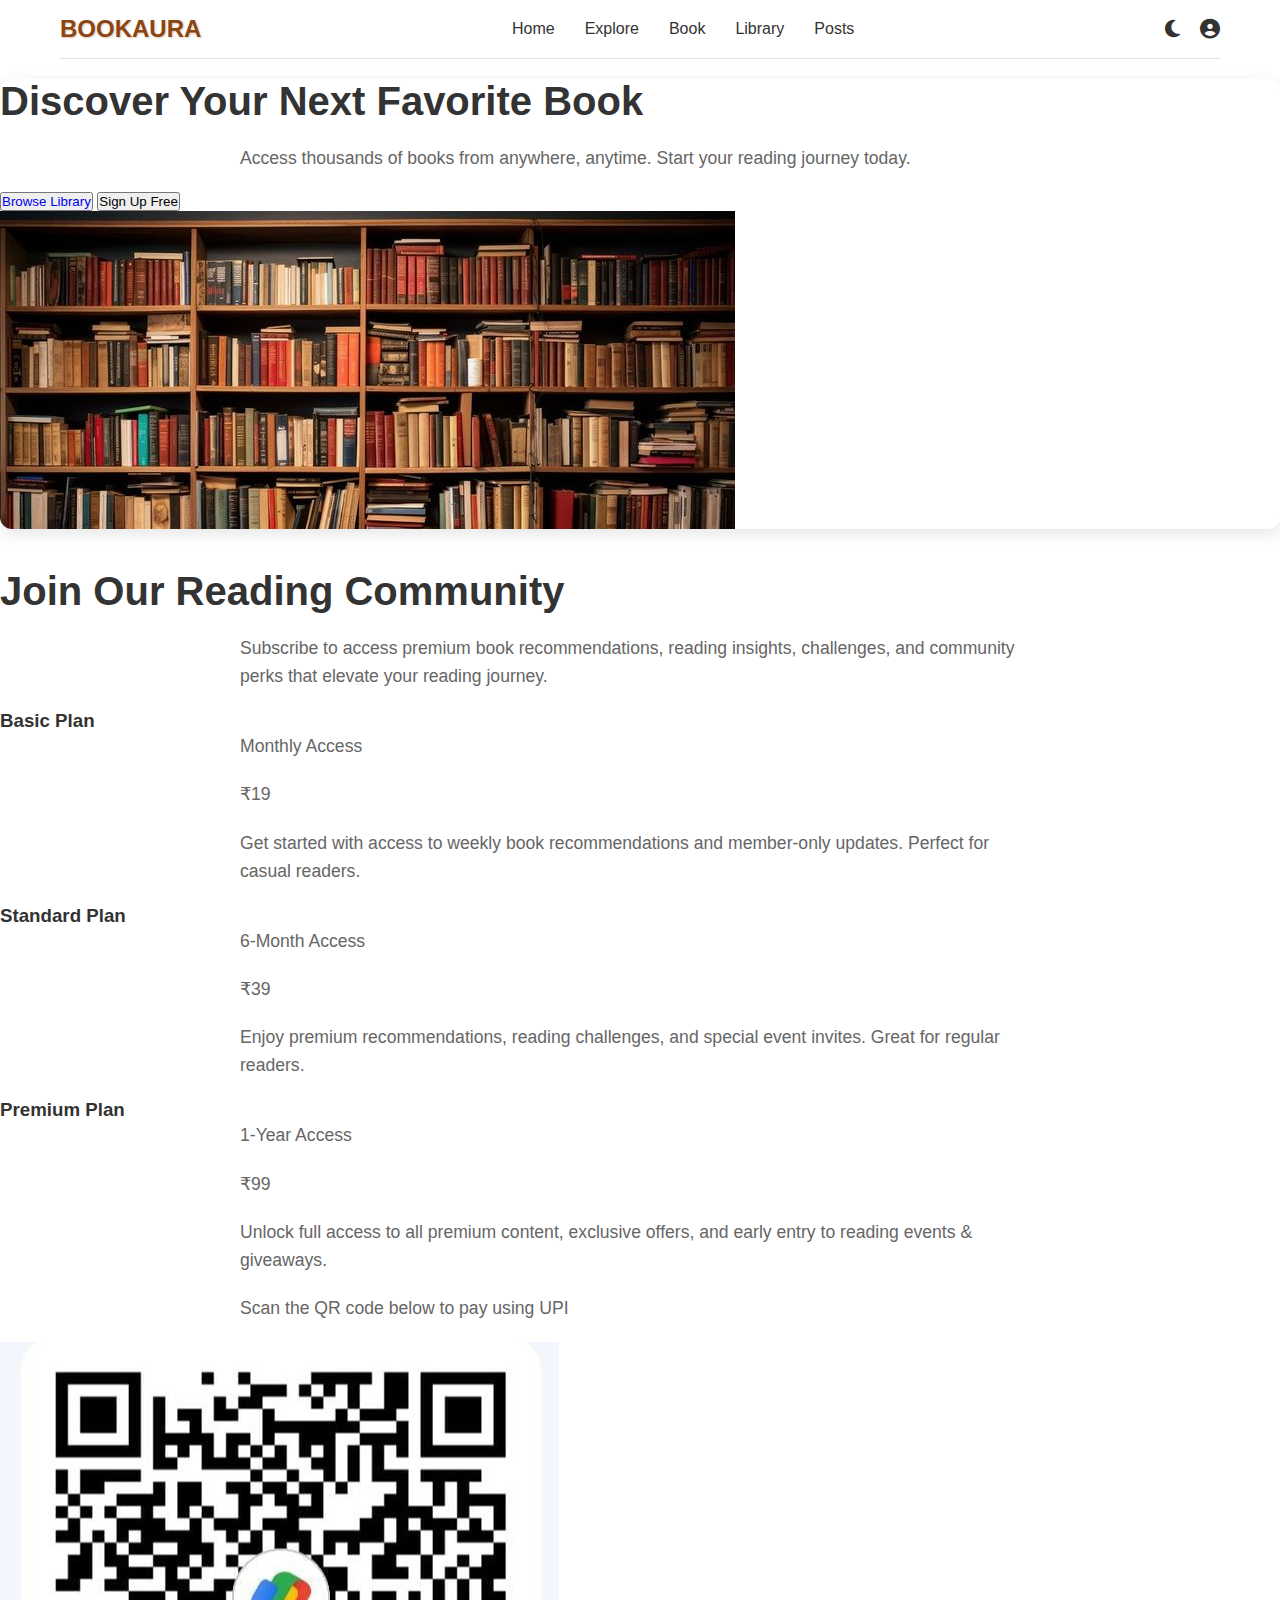
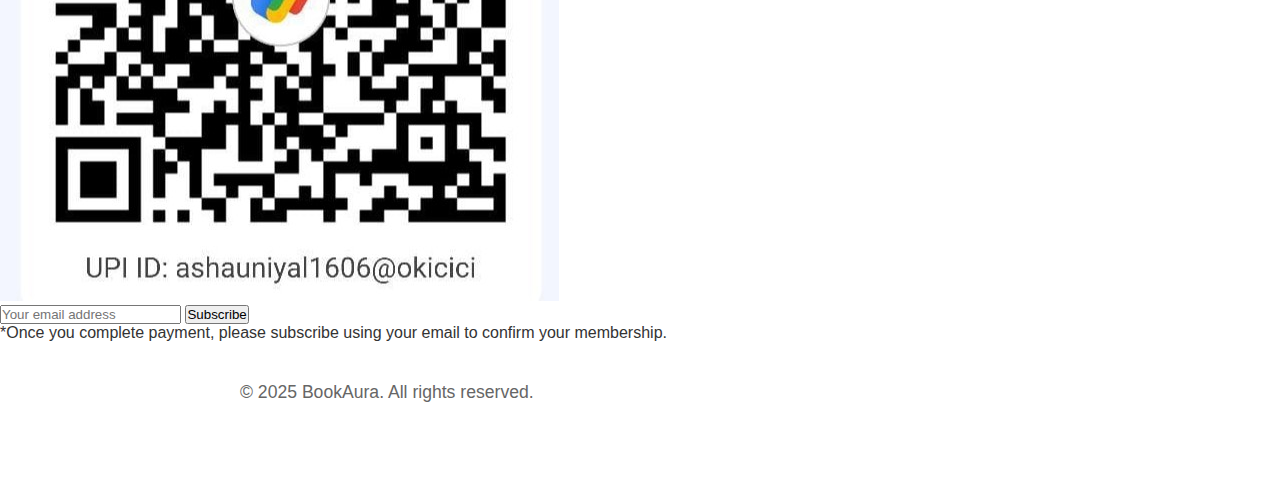
<file: index.html>
<!DOCTYPE html>
<html lang="en">
  <head>
    <meta charset="UTF-8" />
    <meta name="viewport" content="width=device-width, initial-scale=1.0" />
    <title>The Bookaura-Web App</title>
      <link
      rel="stylesheet"
      href="https://cdnjs.cloudflare.com/ajax/libs/font-awesome/6.4.0/css/all.min.css"
    />

    <link rel="stylesheet" href="styles.css" />
  </head>
  <body class="flex items-center justify-center min-h-screen px-4">
    <div class="container">
      <!-- Top Navigation Bar -->
      <nav class="top-nav">
        <div class="logo">BOOKAURA</div>
        <div class="nav-links">
          <a href="index.html" class="active">Home</a>
          <a href="explore.html">Explore</a>
          <a href="book.html">Book</a>
          <a href="library.html">Library</a>
          <a href="posts.html">Posts</a>
        </div>
        <div class="nav-right">
          <button class="toggle-btn" id="modeToggle">
            <i class="fas fa-moon"></i>
          </button>
          <button class="account-btn" id="accountBtn">
            <i class="fas fa-user-circle"></i>
          </button>

          <!-- Login/Signup Dropdown -->
          <div class="auth-dropdown" id="authDropdown">
            <h3>Welcome to Bookaura</h3>
            <div class="auth-form">
              <input type="email" placeholder="Email Address" id="loginEmail" />
              <input
                type="password"
                placeholder="Password"
                id="loginPassword"
              />
              <button id="loginBtn">Login</button>
              <p>
                Don't have an account? <a href="#" id="showSignup">Sign Up</a>
              </p>
            </div>

            <div class="auth-form" style="display: none" id="signupForm">
              <input type="text" placeholder="Full Name" id="signupName" />
              <input
                type="email"
                placeholder="Email Address"
                id="signupEmail"
              />
              <input
                type="password"
                placeholder="Password"
                id="signupPassword"
              />
              <button id="signupBtn">Create Account</button>
              <p>
                Already have an account? <a href="#" id="showLogin">Login</a>
              </p>
            </div>
            <div style="display: none" id="dashboard">
              <p id="UserName"></p>
              <p id="UserEmail"></p>
              <button class="logout" id="logout">Logout</button>
            </div>
          </div>
        </div>
      </nav>


    <!-- Bottom Navigation for Mobile -->
    <nav class="bottom-nav">
      <div class="bottom-nav-links">
        <a href="index.html" class="bottom-nav-link active">
          <i class="fas fa-home"></i>
          <span>Home</span>
        </a>
        <a href="explore.html" class="bottom-nav-link">
          <i class="fas fa-compass"></i>
          <span>Explore</span>
        </a>
        <a href="book.html" class="bottom-nav-link">
          <i class="fas fa-book"></i>
          <span>Book</span>
        </a>
        <a href="library.html" class="bottom-nav-link">
          <i class="fas fa-book-open"></i>
          <span>Library</span>
        </a>
        <a href="posts.html" class="bottom-nav-link">
          <i class="fas fa-file-alt"></i>
          <span>Posts</span>
        </a>
      </div>
    </nav>
  </div>

  <section class="hero">
    <div class="hero-text">
      <h1>Discover Your Next Favorite Book</h1>
      <p>Access thousands of books from anywhere, anytime. Start your reading journey today.</p>
      <div class="button-group">
        <button class="btn-primary"><a href="explore.html" style="text-decoration: none;">Browse Library</a></button>
        <button class="btn-secondary">Sign Up Free</button>
      </div>
    </div>

    <div class="hero-image">
      <img src="images/Himage.jpg" alt="Library">
    </div>   
  </section>

   <section class="newsletter-section">
    <div class="newsletter-container">
      <h1>Join Our Reading Community</h1>
      <p>Subscribe to access premium book recommendations, reading insights, challenges, and community perks that elevate your reading journey.</p>

      <!-- Plans Section -->
      <div class="plans">
        <div class="plan">
          <h3>Basic Plan</h3>
          <p>Monthly Access</p>
          <p class="price">₹19 <span class="discount"></span></p>
          <p class="plan-description">Get started with access to weekly book recommendations and member-only updates. Perfect for casual readers.</p>
        </div>

        <div class="plan">
          <h3>Standard Plan</h3>
          <p>6-Month Access</p>
          <p class="price">₹39<span class="discount"></span></p>
          <p class="plan-description">Enjoy premium recommendations, reading challenges, and special event invites. Great for regular readers.</p>
        </div>

        <div class="plan">
          <h3>Premium Plan</h3>
          <p>1-Year Access</p>
          <p class="price">₹99<span class="discount"></span></p>
          <p class="plan-description">Unlock full access to all premium content, exclusive offers, and early entry to reading events & giveaways.</p>
        </div>
      </div>

      <!-- UPI Payment Section -->
      <div class="payment-section">
        <p>Scan the QR code below to pay using UPI</p>
        <img src="images\Asha_pay.jpeg" alt="UPI QR Code">

      </div>

      <!-- Subscribe Form -->
      <form class="newsletter-form">
        <input type="email" placeholder="Your email address" required />
        <button type="submit">Subscribe</button>
      </form>

      <div class="footer-note">
        *Once you complete payment, please subscribe using your email to confirm your membership.
      </div>
    </div>
  </section>
        <footer>
          
           <br><br> <p>&copy; 2025 BookAura. All rights reserved.</p>
    
          </footer>
      </div>








  <script src="script.js"></script>
  </body>
</html>
</file>
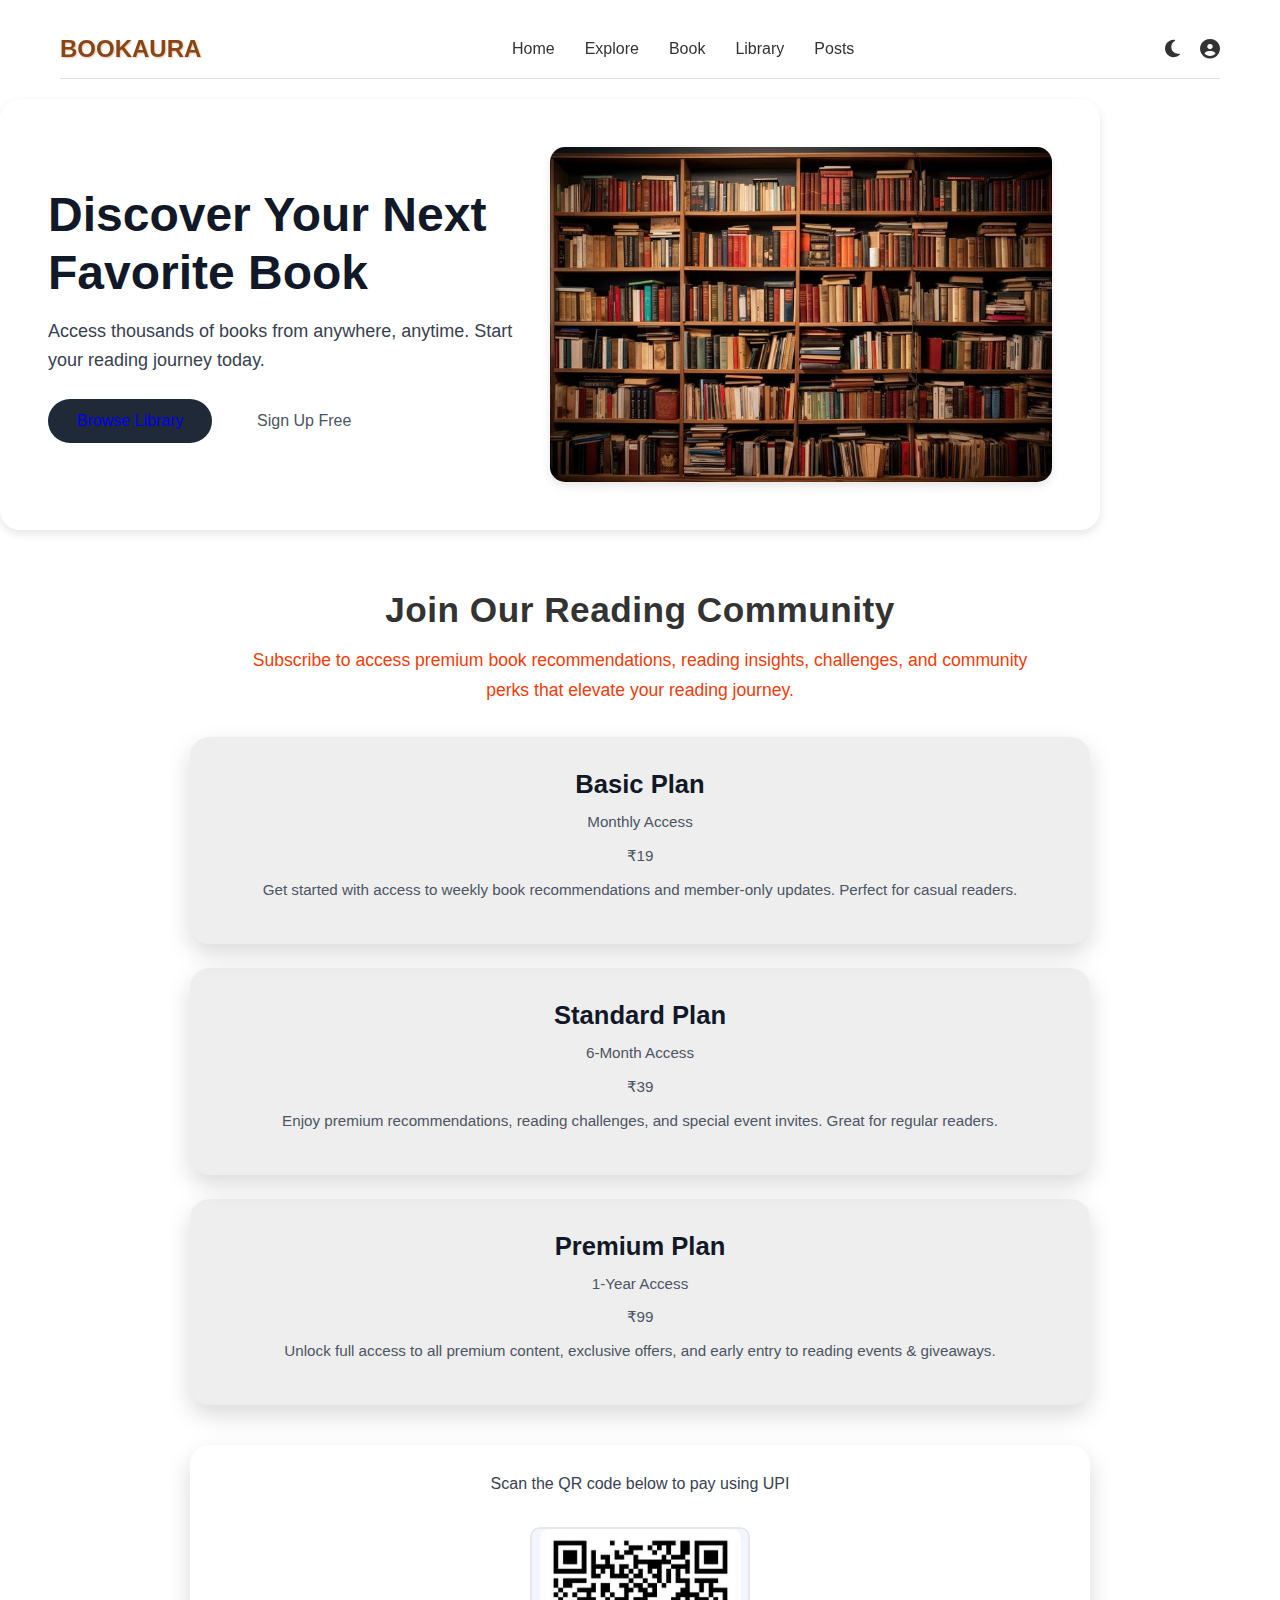
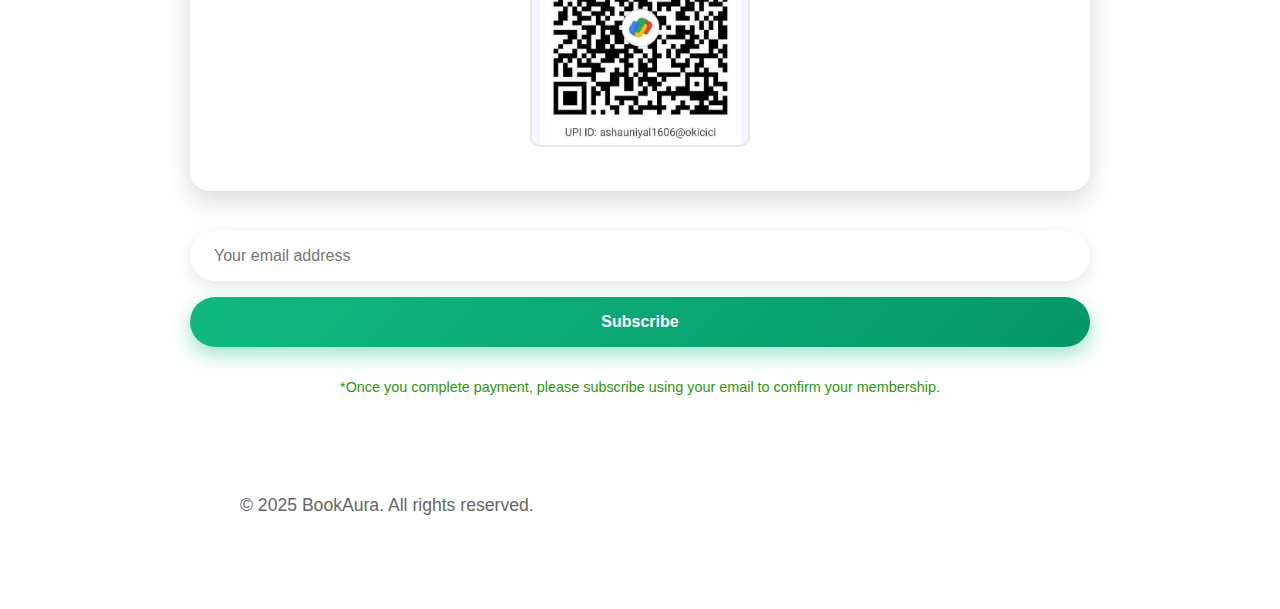
<file: frontend/index.html>
<!DOCTYPE html>
<html lang="en">
  <head>
    <meta charset="UTF-8" />
    <meta name="viewport" content="width=device-width, initial-scale=1.0" />
    <title>The Bookaura-Web App</title>
      <link
      rel="stylesheet"
      href="https://cdnjs.cloudflare.com/ajax/libs/font-awesome/6.4.0/css/all.min.css"
    />

    <link rel="stylesheet" href="styles.css" />
  </head>
  <body class="flex items-center justify-center min-h-screen px-4">
    <div class="container">
      <!-- Top Navigation Bar -->
      <nav class="top-nav">
        <div class="logo">BOOKAURA</div>
        <div class="nav-links">
          <a href="index.html" class="active">Home</a>
          <a href="explore.html">Explore</a>
          <a href="book.html">Book</a>
          <a href="library.html">Library</a>
          <a href="posts.html">Posts</a>
        </div>
        <div class="nav-right">
          <button class="toggle-btn" id="modeToggle">
            <i class="fas fa-moon"></i>
          </button>
          <button class="account-btn" id="accountBtn">
            <i class="fas fa-user-circle"></i>
          </button>

          <!-- Login/Signup Dropdown -->
          <div class="auth-dropdown" id="authDropdown">
            <h3>Welcome to Bookaura</h3>
            <div class="auth-form">
              <input type="email" placeholder="Email Address" id="loginEmail" />
              <input
                type="password"
                placeholder="Password"
                id="loginPassword"
              />
              <button id="loginBtn">Login</button>
              <p>
                Don't have an account? <a href="#" id="showSignup">Sign Up</a>
              </p>
            </div>

            <div class="auth-form" style="display: none" id="signupForm">
              <input type="text" placeholder="Full Name" id="signupName" />
              <input
                type="email"
                placeholder="Email Address"
                id="signupEmail"
              />
              <input
                type="password"
                placeholder="Password"
                id="signupPassword"
              />
              <button id="signupBtn">Create Account</button>
              <p>
                Already have an account? <a href="#" id="showLogin">Login</a>
              </p>
            </div>
            <div style="display: none" id="dashboard">
              <p id="UserName"></p>
              <p id="UserEmail"></p>
              <button class="logout" id="logout">Logout</button>
            </div>
          </div>
        </div>
      </nav>


    <!-- Bottom Navigation for Mobile -->
    <nav class="bottom-nav">
      <div class="bottom-nav-links">
        <a href="index.html" class="bottom-nav-link active">
          <i class="fas fa-home"></i>
          <span>Home</span>
        </a>
        <a href="explore.html" class="bottom-nav-link">
          <i class="fas fa-compass"></i>
          <span>Explore</span>
        </a>
        <a href="book.html" class="bottom-nav-link">
          <i class="fas fa-book"></i>
          <span>Book</span>
        </a>
        <a href="library.html" class="bottom-nav-link">
          <i class="fas fa-book-open"></i>
          <span>Library</span>
        </a>
        <a href="posts.html" class="bottom-nav-link">
          <i class="fas fa-file-alt"></i>
          <span>Posts</span>
        </a>
      </div>
    </nav>
  </div>

  <section class="hero">
    <div class="hero-text">
      <h1>Discover Your Next Favorite Book</h1>
      <p>Access thousands of books from anywhere, anytime. Start your reading journey today.</p>
      <div class="button-group">
        <button class="btn-primary"><a href="explore.html" style="text-decoration: none;">Browse Library</a></button>
        <button class="btn-secondary">Sign Up Free</button>
      </div>
    </div>

    <div class="hero-image">
      <img src="images/Himage.jpg" alt="Library">
    </div>   
  </section>

   <section class="newsletter-section">
    <div class="newsletter-container">
      <h1>Join Our Reading Community</h1>
      <p>Subscribe to access premium book recommendations, reading insights, challenges, and community perks that elevate your reading journey.</p>

      <!-- Plans Section -->
      <div class="plans">
        <div class="plan">
          <h3>Basic Plan</h3>
          <p>Monthly Access</p>
          <p class="price">₹19 <span class="discount"></span></p>
          <p class="plan-description">Get started with access to weekly book recommendations and member-only updates. Perfect for casual readers.</p>
        </div>

        <div class="plan">
          <h3>Standard Plan</h3>
          <p>6-Month Access</p>
          <p class="price">₹39<span class="discount"></span></p>
          <p class="plan-description">Enjoy premium recommendations, reading challenges, and special event invites. Great for regular readers.</p>
        </div>

        <div class="plan">
          <h3>Premium Plan</h3>
          <p>1-Year Access</p>
          <p class="price">₹99<span class="discount"></span></p>
          <p class="plan-description">Unlock full access to all premium content, exclusive offers, and early entry to reading events & giveaways.</p>
        </div>
      </div>

      <!-- UPI Payment Section -->
      <div class="payment-section">
        <p>Scan the QR code below to pay using UPI</p>
        <img src="images\Asha_pay.jpeg" alt="UPI QR Code">

      </div>

      <!-- Subscribe Form -->
      <form class="newsletter-form">
        <input type="email" placeholder="Your email address" required />
        <button type="submit">Subscribe</button>
      </form>

      <div class="footer-note">
        *Once you complete payment, please subscribe using your email to confirm your membership.
      </div>
    </div>
  </section>
        <footer>
          
           <br><br> <p>&copy; 2025 BookAura. All rights reserved.</p>
    
          </footer>
    








  <script src="script.js"></script>
  </body>
</html>
</file>
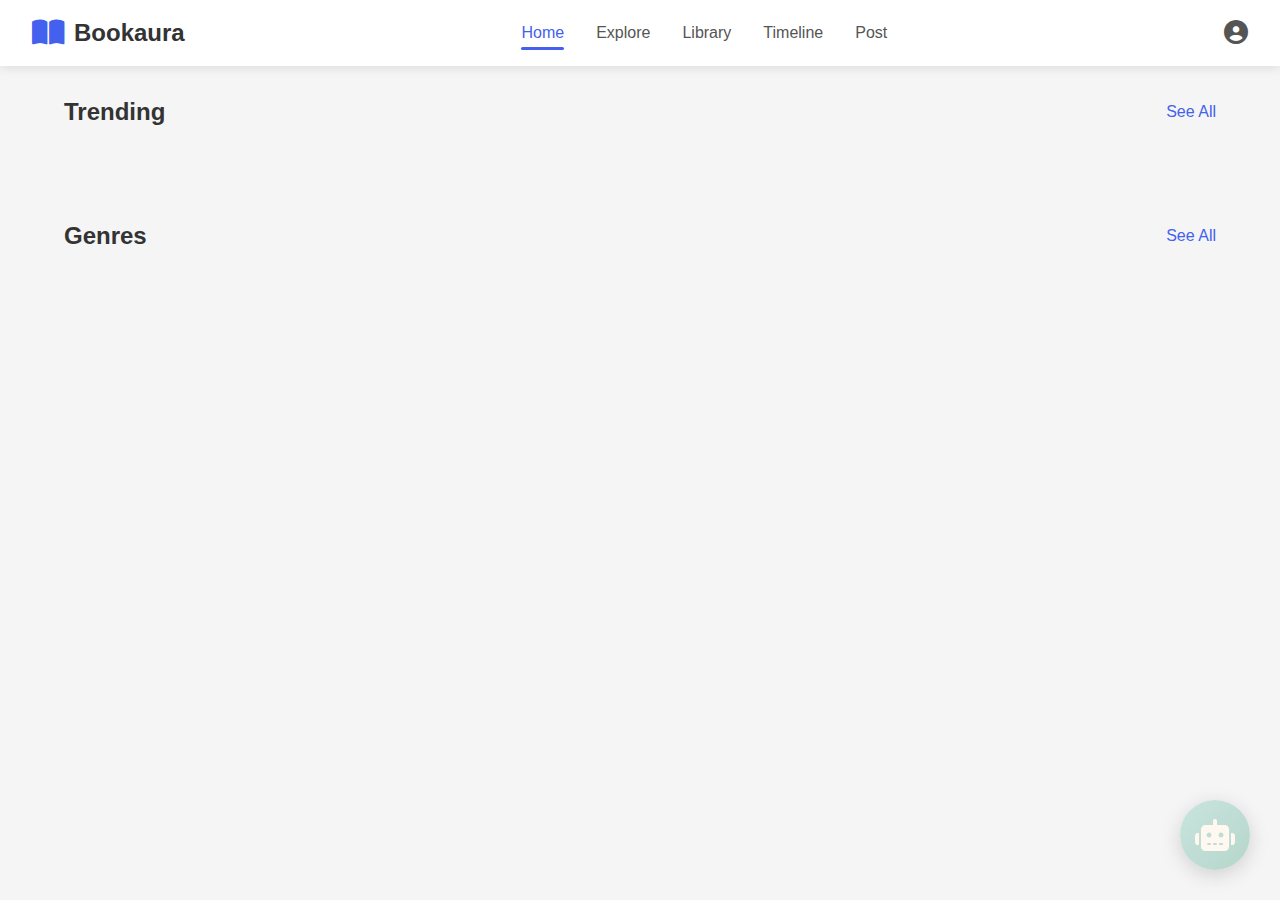
<file: bookaura.html>
<!DOCTYPE html>
<html lang="en">
<head>
    <meta charset="UTF-8">
    <meta name="viewport" content="width=device-width, initial-scale=1.0">
    <title>Bookaura - Discover Your Next Read</title>
    <link rel="stylesheet" href="https://cdnjs.cloudflare.com/ajax/libs/font-awesome/6.4.0/css/all.min.css">
    <style>
        /* Global Styles */
        * {
            margin: 0;
            padding: 0;
            box-sizing: border-box;
            font-family: 'Segoe UI', Tahoma, Geneva, Verdana, sans-serif;
        }
        
        body {
            background-color: #f5f5f5;
            color: #333;
        }
        
        /* Navigation Bar */
        nav {
            display: flex;
            justify-content: space-between;
            align-items: center;
            padding: 1rem 2rem;
            background-color: #fff;
            box-shadow: 0 2px 10px rgba(0, 0, 0, 0.1);
            position: sticky;
            top: 0;
            z-index: 100;
        }
        
        .nav-left {
            display: flex;
            align-items: center;
            gap: 10px;
        }
        
        .logo {
            font-size: 1.8rem;
            color: #4361ee;
        }
        
        .app-name {
            font-size: 1.5rem;
            font-weight: bold;
            color: #333;
        }
        
        .nav-middle {
            display: flex;
            gap: 2rem;
        }
        
        .nav-link {
            text-decoration: none;
            color: #555;
            font-weight: 500;
            transition: color 0.3s;
            position: relative;
            padding: 0.5rem 0;
        }
        
        .nav-link:hover {
            color: #4361ee;
        }
        
        .nav-link.active {
            color: #4361ee;
        }
        
        .nav-link.active::after {
            content: '';
            position: absolute;
            bottom: 0;
            left: 0;
            width: 100%;
            height: 3px;
            background-color: #4361ee;
            border-radius: 2px;
        }
        
        .nav-right {
            position: relative;
        }
        
        .account-icon {
            font-size: 1.5rem;
            color: #555;
            cursor: pointer;
            transition: color 0.3s;
        }
        
        .account-icon:hover {
            color: #4361ee;
        }
        
        .auth-dropdown {
            display: none;
            position: absolute;
            right: 0;
            top: 100%;
            background-color: #fff;
            box-shadow: 0 4px 12px rgba(0, 0, 0, 0.15);
            border-radius: 8px;
            padding: 1rem;
            width: 200px;
            margin-top: 0.5rem;
            z-index: 101;
        }
        
        .auth-dropdown.show {
            display: block;
        }
        
        .auth-btn {
            display: flex;
            align-items: center;
            gap: 10px;
            width: 100%;
            padding: 0.8rem;
            margin-bottom: 0.5rem;
            border: none;
            border-radius: 6px;
            background-color: #f8f9fa;
            cursor: pointer;
            transition: background-color 0.3s;
            font-weight: 500;
        }
        
        .auth-btn:hover {
            background-color: #e9ecef;
        }
        
        .auth-btn.google {
            color: #DB4437;
        }
        
        .auth-btn.github {
            color: #333;
        }
        
        /* Main Content */
        main {
            max-width: 1200px;
            margin: 2rem auto;
            padding: 0 1.5rem;
        }
        
        .section-title {
            display: flex;
            justify-content: space-between;
            align-items: center;
            margin-bottom: 1rem;
        }
        
        .see-all {
            color: #4361ee;
            text-decoration: none;
            font-weight: 500;
            cursor: pointer;
        }
        
        /* Horizontal book list (for home page) */
        .book-list-horizontal {
            display: flex;
            gap: 1.5rem;
            overflow-x: auto;
            padding: 1rem 0.5rem;
            scrollbar-width: thin;
        }
        
        .book-list-horizontal::-webkit-scrollbar {
            height: 8px;
        }
        
        .book-list-horizontal::-webkit-scrollbar-thumb {
            background-color: #ccc;
            border-radius: 4px;
        }
        
        /* Vertical book list (for see all/explore pages) */
        .book-list-vertical {
            display: grid;
            grid-template-columns: repeat(auto-fill, minmax(180px, 1fr));
            gap: 1.5rem;
            padding: 1rem 0;
        }
        
        .book-card {
            background-color: #fff;
            border-radius: 8px;
            overflow: hidden;
            box-shadow: 0 4px 8px rgba(0, 0, 0, 0.1);
            transition: transform 0.3s;
        }
        
        .book-card:hover {
            transform: translateY(-5px);
        }
        
        .book-cover {
            height: 220px;
            background-color: #eee;
            display: flex;
            align-items: center;
            justify-content: center;
            color: #777;
            font-size: 3rem;
        }
        
        .book-info {
            padding: 1rem;
        }
        
        .book-title {
            font-weight: 600;
            margin-bottom: 0.3rem;
            white-space: nowrap;
            overflow: hidden;
            text-overflow: ellipsis;
        }
        
        .book-author {
            color: #666;
            font-size: 0.9rem;
        }
        
        /* Explore Dropdown */
        .explore-dropdown {
            display: none;
            position: absolute;
            top: 100%;
            left: 50%;
            transform: translateX(-50%);
            background-color: #fff;
            box-shadow: 0 4px 12px rgba(0, 0, 0, 0.15);
            border-radius: 8px;
            padding: 1.5rem;
            width: 300px;
            margin-top: 0.5rem;
            z-index: 101;
        }
        
        .explore-dropdown.show {
            display: block;
        }
        
        .dropdown-option {
            display: block;
            padding: 0.8rem 1rem;
            margin-bottom: 0.5rem;
            background-color: #f8f9fa;
            border-radius: 6px;
            text-decoration: none;
            color: #333;
            transition: background-color 0.3s;
            cursor: pointer;
        }
        
        .dropdown-option:hover {
            background-color: #e9ecef;
        }
        
        /* Pages */
        .page {
            display: none;
        }
        
        .page.active {
            display: block;
        }
        
        /* Back button */
        .back-button {
            display: inline-flex;
            align-items: center;
            gap: 5px;
            color: #4361ee;
            text-decoration: none;
            margin-bottom: 1.5rem;
            cursor: pointer;
            font-weight: 500;
        }
        
        /* Responsive Design */
        @media (max-width: 768px) {
            nav {
                padding: 1rem;
            }
            
            .nav-middle {
                gap: 1rem;
            }
            
            .app-name {
                font-size: 1.2rem;
            }
            
            .book-card {
                width: 100%;
            }
            
            .book-cover {
                height: 180px;
            }
            
            .book-list-vertical {
                grid-template-columns: repeat(auto-fill, minmax(150px, 1fr));
            }
        }


        /* Floating Chatbot Button */
        .chatbot-button {
            position: fixed;
            bottom: 30px;
            right: 30px;
            width: 70px;
            height: 70px;
            background: linear-gradient(135deg, #c9e4de 0%, #b5d6cb 100%);
            border-radius: 50%;
            display: flex;
            justify-content: center;
            align-items: center;
            box-shadow: 0 5px 20px rgba(0, 0, 0, 0.15);
            cursor: pointer;
            transition: all 0.3s ease;
            z-index: 1000;
            border: none;
        }
        
        .chatbot-button:hover {
            transform: scale(1.1) rotate(5deg);
            box-shadow: 0 8px 25px rgba(0, 0, 0, 0.2);
        }
        
        .chatbot-button:active {
            transform: scale(0.95);
        }
        
        .chatbot-button i {
            font-size: 32px;
            color: #fff8f0;
            transition: transform 0.3s ease;
        }
        
        .chatbot-button:hover i {
            transform: scale(1.2);
        }
        
        /* Pulse animation */
        @keyframes pulse {
            0% {
                box-shadow: 0 0 0 0 rgba(181, 214, 203, 0.7);
            }
            70% {
                box-shadow: 0 0 0 15px rgba(181, 214, 203, 0);
            }
            100% {
                box-shadow: 0 0 0 0 rgba(181, 214, 203, 0);
            }
        }
        
        .chatbot-button.pulse {
            animation: pulse 2s infinite;
        }

    </style>
</head>
<body>
    <!-- Navigation Bar -->
    <nav>
        <div class="nav-left">
            <div class="logo">
                <i class="fas fa-book-open"></i>
            </div>
            <div class="app-name">Bookaura</div>
        </div>
        
        <div class="nav-middle">
            <a class="nav-link active" data-page="home">Home</a>
            <a class="nav-link" id="explore-link" data-page="explore">Explore</a>
            <a class="nav-link" data-page="library">Library</a>
            <a href="timeline.html" class="nav-link" data-page="timeline">Timeline</a>
            <a class="nav-link" data-page="post">Post</a>
            
            <div class="explore-dropdown" id="explore-dropdown">
                <a class="dropdown-option" data-category="trending">Trending</a>
                <a class="dropdown-option" data-category="genres">Genres</a>
            </div>
        </div>
        
        <div class="nav-right">
            <div class="account-icon" id="account-icon">
                <i class="fas fa-user-circle"></i>
            </div>

            <div class="auth-dropdown" id="auth-dropdown">
                <button class="auth-btn google">
                    <i class="fab fa-google"></i> Sign in with Google
                </button>
                <button class="auth-btn github">
                    <i class="fab fa-github"></i> Sign in with GitHub
                </button>
            </div>
        </div>
    </nav>
    
    <!-- Main Content -->
    <main>
        <!-- Home Page -->
        <div class="page active" id="home-page">
            <!-- Trending Section -->
            <div class="section">
                <div class="section-title">
                    <h2>Trending</h2>
                    <span class="see-all" data-category="trending">See All</span>
                </div>
                <div class="book-list-horizontal" id="trending-list">
                    <!-- Books will be populated by JavaScript -->
                </div>
            </div>
            
            <!-- Genres Section -->
            <div class="section" style="margin-top: 3rem;">
                <div class="section-title">
                    <h2>Genres</h2>
                    <span class="see-all" data-category="genres">See All</span>
                </div>
                <div class="book-list-horizontal" id="genres-list">
                    <!-- Books will be populated by JavaScript -->
                </div>
            </div>
        </div>
        
    </main>

    <!-- Floating Chatbot Button -->
    <a href="chatbot.html" ><button class="chatbot-button pulse">
        <i class="fas fa-robot"></i>
    </button></a>
    
</body>
</html>
</file>
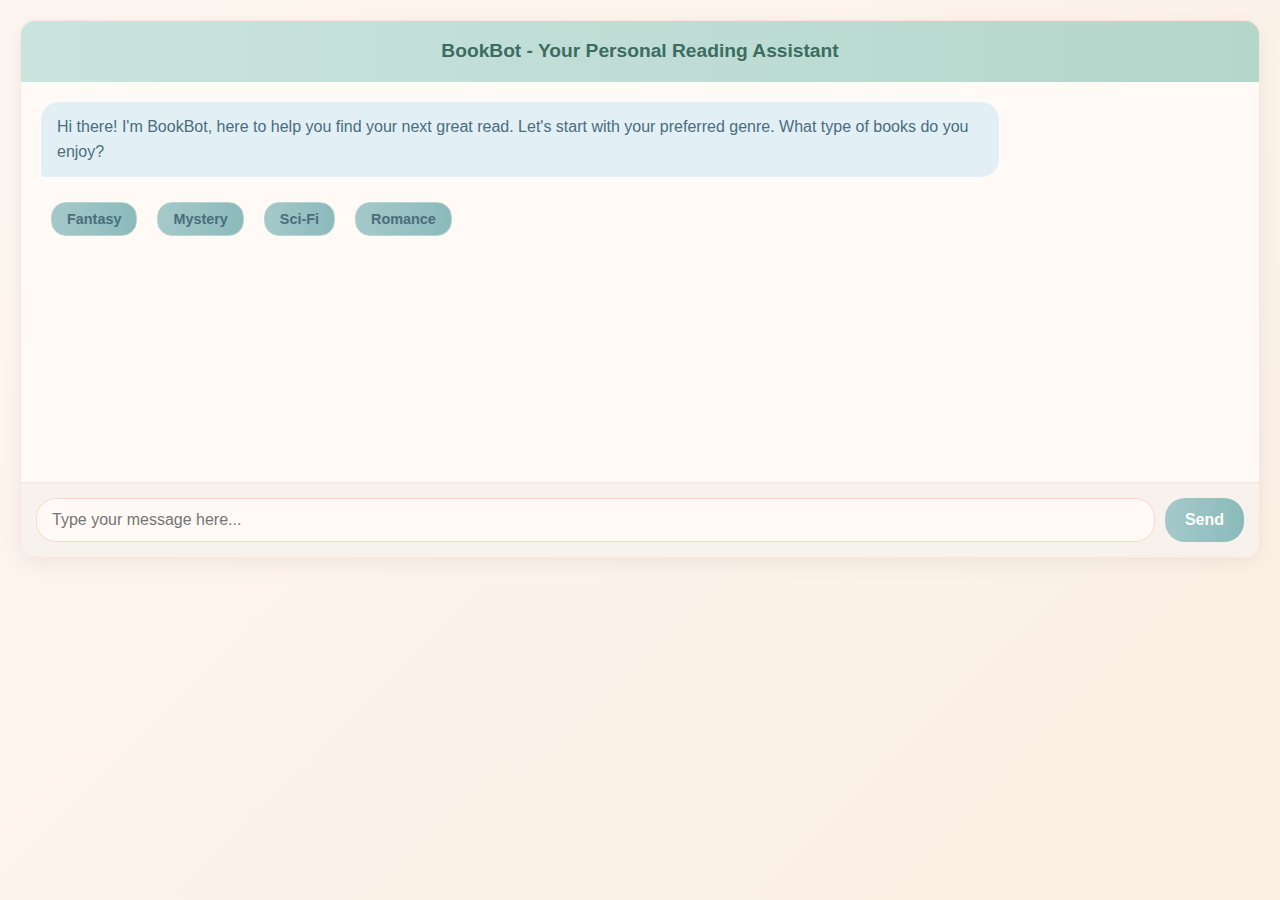
<file: chatbot.html>
<!DOCTYPE html>
<html lang="en">
<head>
    <meta charset="UTF-8">
    <meta name="viewport" content="width=device-width, initial-scale=1.0">
    <title>Book Recommendation Chatbot</title>
    <style>
        * {
            margin: 0;
            padding: 0;
            box-sizing: border-box;
            font-family: 'Segoe UI', Tahoma, Geneva, Verdana, sans-serif;
        }
        
        body {
            background: linear-gradient(135deg, #fdf6f0 0%, #fcefe3 100%);
            color: #5a5a5a;
            line-height: 1.6;
            min-height: 100vh;
            padding: 20px;
        }
        
        
        h1 {
            font-size: 2.5rem;
            margin-bottom: 10px;
            color: #7c4d3d;
        }
        
        .description {
            font-size: 1.1rem;
            margin-bottom: 20px;
            color: #9b6b5b;
        }
        
        .chat-container {
            background-color: #fffaf5;
            border-radius: 15px;
            box-shadow: 0 5px 20px rgba(0, 0, 0, 0.06);
            overflow: hidden;
            border: 1px solid #ffe5d9;
        }
        
        .chat-header {
            background: linear-gradient(to right, #c9e4de 0%, #b5d6cb 100%);
            color: #3c6d61;
            padding: 15px;
            text-align: center;
            font-size: 1.2rem;
            font-weight: 600;
        }
        
        .chat-messages {
            height: 400px;
            overflow-y: auto;
            padding: 20px;
            display: flex;
            flex-direction: column;
            background-color: #fffaf5;
        }
        
        .message {
            max-width: 80%;
            padding: 12px 16px;
            margin-bottom: 15px;
            border-radius: 18px;
            animation: fadeIn 0.3s ease;
        }
        
        @keyframes fadeIn {
            from { opacity: 0; transform: translateY(10px); }
            to { opacity: 1; transform: translateY(0); }
        }
        
        .bot-message {
            background-color: #e2f0f6;
            align-self: flex-start;
            border-bottom-left-radius: 4px;
            color: #4a6d7c;
        }
        
        .user-message {
            background: linear-gradient(to right, #ffc8dd 0%, #ffafcc 100%);
            color: #7c4d5a;
            align-self: flex-end;
            border-bottom-right-radius: 4px;
        }
        
        .chat-input {
            display: flex;
            padding: 15px;
            background-color: #f8f2ec;
            border-top: 1px solid #ffe5d9;
        }
        
        input[type="text"] {
            flex: 1;
            padding: 12px 15px;
            border: 1px solid #ffd6cc;
            border-radius: 20px;
            font-size: 1rem;
            outline: none;
            background-color: #fffaf5;
            color: #7c4d3d;
        }
        
        input[type="text"]:focus {
            border-color: #ffafcc;
            box-shadow: 0 0 0 2px rgba(255, 175, 204, 0.2);
        }
        
        button {
            background: linear-gradient(to right, #a5c9ca 0%, #8bbabb 100%);
            color: white;
            border: none;
            border-radius: 20px;
            padding: 12px 20px;
            margin-left: 10px;
            cursor: pointer;
            font-size: 1rem;
            transition: all 0.3s;
            font-weight: 600;
        }
        
        button:hover {
            background: linear-gradient(to right, #8bbabb 0%, #7aacad 100%);
            transform: translateY(-2px);
            box-shadow: 0 4px 8px rgba(0, 0, 0, 0.1);
        }
        
        .options {
            display: flex;
            flex-wrap: wrap;
            gap: 10px;
            margin-top: 10px;
        }
        
        .option-button {
            background-color: #e2f0f6;
            border: 1px solid #b5d6cb;
            color: #4a6d7c;
            padding: 8px 15px;
            border-radius: 15px;
            cursor: pointer;
            font-size: 0.9rem;
            transition: all 0.3s;
        }
        
        .option-button:hover {
            background-color: #c9e4de;
            transform: translateY(-2px);
        }
        
        .recommendation {
            background-color: #fff8f0;
            border-left: 4px solid #ffd6cc;
            padding: 15px;
            margin-top: 10px;
            border-radius: 8px;
        }
        
        .book-title {
            font-weight: bold;
            color: #7c4d3d;
            font-size: 1.1rem;
        }
        
        .book-author {
            font-style: italic;
            color: #9b6b5b;
            margin: 5px 0;
        }
        
        .book-description {
            margin-top: 8px;
            color: #7c6d5a;
            line-height: 1.5;
        }
        
        footer {
            text-align: center;
            margin-top: 30px;
            color: #9b8b7b;
            font-size: 0.9rem;
        }
        
        /* Scrollbar styling */
        .chat-messages::-webkit-scrollbar {
            width: 8px;
        }
        
        .chat-messages::-webkit-scrollbar-track {
            background: #fcefe3;
            border-radius: 10px;
        }
        
        .chat-messages::-webkit-scrollbar-thumb {
            background: #ffd6cc;
            border-radius: 10px;
        }
        
        .chat-messages::-webkit-scrollbar-thumb:hover {
            background: #ffafcc;
        }
    </style>
</head>
<body>
    <div class="container">
        
        <div class="chat-container">
            <div class="chat-header">
                BookBot - Your Personal Reading Assistant
            </div>
            
            <div class="chat-messages" id="chat-messages">
                <div class="message bot-message">
                    Hi there! I'm BookBot, here to help you find your next great read. Let's start with your preferred genre. What type of books do you enjoy?
                </div>
            </div>
            
            <div class="chat-input">
                <input type="text" id="user-input" placeholder="Type your message here...">
                <button id="send-button">Send</button>
            </div>
        </div>
        
    </div>

    <script>
        document.addEventListener('DOMContentLoaded', function() {
            const chatMessages = document.getElementById('chat-messages');
            const userInput = document.getElementById('user-input');
            const sendButton = document.getElementById('send-button');
            
            // Conversation state
            let state = 'awaiting-genre';
            let selectedGenre = '';
            let selectedPersonality = '';
            
            // Book database
            const bookDatabase = {
                fantasy: {
                    introvert: [
                        {
                            title: "The Name of the Wind",
                            author: "Patrick Rothfuss",
                            description: "A breathtaking coming-of-age story about a gifted young man's search for meaning in a magical world."
                        },
                        {
                            title: "Jonathan Strange & Mr Norrell",
                            author: "Susanna Clarke",
                            description: "In 19th-century England, two magicians emerge to bring magic back to the nation."
                        }
                    ],
                    extrovert: [
                        {
                            title: "Mistborn: The Final Empire",
                            author: "Brandon Sanderson",
                            description: "A epic fantasy heist story featuring a crew of talented misfits trying to overthrow an immortal emperor."
                        },
                        {
                            title: "The Lies of Locke Lamora",
                            author: "Scott Lynch",
                            description: "Follow the adventures of a clever con artist and his band of thieves in a dangerous fantasy city."
                        }
                    ],
                    analytical: [
                            {
                            title: "The Way of Kings",
                            author: "Brandon Sanderson",
                            description: "A deeply complex epic fantasy with intricate magic systems and world-building."
                        },
                        {
                            title: "The Fifth Season",
                            author: "N.K. Jemisin",
                            description: "A groundbreaking fantasy novel with unique geological magic and complex societal structures."
                        }
                    ],
                    emotional: [
                        {
                            title: "The Night Circus",
                            author: "Erin Morgenstern",
                            description: "A magical competition between two illusionists set in a mysterious circus that appears without warning."
                        },
                        {
                            title: "Uprooted",
                            author: "Naomi Novik",
                            description: "A fairy tale-inspired story about a young woman taken by a mysterious wizard to serve him."
                        }
                    ]
                },
                mystery: {
                    introvert: [
                        {
                            title: "The Silent Patient",
                            author: "Alex Michaelides",
                            description: "A psychological thriller about a woman who shoots her husband and then stops speaking."
                        },
                        {
                            title: "Gone Girl",
                            author: "Gillian Flynn",
                            description: "A dark psychological thriller about a marriage gone terribly wrong."
                        }
                    ],
                    extrovert: [
                        {
                            title: "The Thursday Murder Club",
                            author: "Richard Osman",
                            description: "A group of retirees meet weekly to solve cold cases until a real murder occurs."
                        },
                        {
                            title: "The 7½ Deaths of Evelyn Hardcastle",
                            author: "Stuart Turton",
                            description: "A mind-bending murder mystery where the protagonist lives the same day through different witnesses."
                        }
                    ],
                    analytical: [
                        {
                            title: "The Girl with the Dragon Tattoo",
                            author: "Stieg Larsson",
                            description: "A journalist and a hacker investigate a decades-old disappearance."
                        },
                        {
                            title: "And Then There Were None",
                            author: "Agatha Christie",
                            description: "Ten strangers are lured to an isolated island and killed off one by one."
                        }
                    ],
                    emotional: [
                        {
                            title: "Big Little Lies",
                            author: "Liane Moriarty",
                            description: "A murder mystery that explores the secrets and lies beneath the surface of suburban life."
                        },
                        {
                            title: "The Secret History",
                            author: "Donna Tartt",
                            description: "A group of classics students conspire to murder under the influence of their charismatic professor."
                        }
                    ]
                },
                scifi: {
                    introvert: [
                        {
                            title: "Solaris",
                            author: "Stanisław Lem",
                            description: "Psychologists study a sentient ocean on a distant planet that manifests their deepest memories."
                        },
                        {
                            title: "The Left Hand of Darkness",
                            author: "Ursula K. Le Guin",
                            description: "A human ambassador is sent to a planet where inhabitants can change their gender."
                        }
                    ],
                    extrovert: [
                        {
                            title: "Red Rising",
                            author: "Pierce Brown",
                            description: "A revolution led by a low-caste miner in a color-coded society on Mars."
                        },
                        {
                            title: "Old Man's War",
                            author: "John Scalzi",
                            description: "Senior citizens are recruited for interstellar warfare with rejuvenated bodies."
                        }
                    ],
                    analytical: [
                        {
                            title: "Blindsight",
                            author: "Peter Watts",
                            description: "First contact with aliens raises questions about consciousness and intelligence."
                        },
                        {
                            title: "Anathem",
                            author: "Neal Stephenson",
                            description: "Monastic scholars emerge from seclusion to save the world from an extraterrestrial threat."
                        }
                    ],
                    emotional: [
                        {
                            title: "The Long Way to a Small, Angry Planet",
                            author: "Becky Chambers",
                            description: "A cozy space opera focusing on relationships aboard a tunneling spaceship."
                        },
                        {
                            title: "Kindred",
                            author: "Octavia E. Butler",
                            description: "A Black woman is transported back in time to the antebellum South."
                        }
                    ]
                },
                romance: {
                    introvert: [
                        {
                            title: "The Flatshare",
                            author: "Beth O'Leary",
                            description: "Two people share an apartment and communicate through notes without ever meeting."
                        },
                        {
                            title: "Eleanor Oliphant Is Completely Fine",
                            author: "Gail Honeyman",
                            description: "A socially awkward woman's life changes when she develops a crush on a musician."
                        }
                    ],
                    extrovert: [
                        {
                            title: "The Hating Game",
                            author: "Sally Thorne",
                            description: "Two competitive executive assistants engage in romantic gamesmanship."
                        },
                        {
                            title: "Red, White & Royal Blue",
                            author: "Casey McQuiston",
                            description: "The First Son of the United States falls in love with the Prince of England."
                        }
                    ],
                    analytical: [
                        {
                            title: "The Kiss Quotient",
                            author: "Helen Hoang",
                            description: "An econometrician with Asperger's hires an escort to teach her about relationships."
                        },
                        {
                            title: "The Bromance Book Club",
                            author: "Lyssa Kay Adams",
                            description: "A professional baseball player joins a secret romance book club to save his marriage."
                        }
                    ],
                    emotional: [
                        {
                            title: "Me Before You",
                            author: "Jojo Moyes",
                            description: "A young woman becomes a caregiver for a paralyzed man, changing both their lives."
                        },
                        {
                            title: "The Time Traveler's Wife",
                            author: "Audrey Niffenegger",
                            description: "A love story between a librarian who time travels and his artist wife."
                        }
                    ]
                }
            };
            
            // Genre options
            const genres = ['Fantasy', 'Mystery', 'Sci-Fi', 'Romance'];
            
            // Personality types
            const personalities = [
                {name: 'Introvert', description: 'Quiet, reflective, and enjoys deep connections'},
                {name: 'Extrovert', description: 'Outgoing, energetic, and enjoys social interactions'},
                {name: 'Analytical', description: 'Logical, detail-oriented, and enjoys solving problems'},
                {name: 'Emotional', description: 'Empathetic, intuitive, and values emotional experiences'}
            ];
            
            // Add message to chat
            function addMessage(message, isUser = false) {
                const messageDiv = document.createElement('div');
                messageDiv.classList.add('message');
                messageDiv.classList.add(isUser ? 'user-message' : 'bot-message');
                messageDiv.textContent = message;
                chatMessages.appendChild(messageDiv);
                chatMessages.scrollTop = chatMessages.scrollHeight;
            }
            
            // Add options buttons
            function addOptions(options, optionType) {
                const optionsDiv = document.createElement('div');
                optionsDiv.classList.add('options');
                
                options.forEach(option => {
                    const button = document.createElement('button');
                    button.classList.add('option-button');
                    button.textContent = typeof option === 'string' ? option : option.name;
                    button.addEventListener('click', () => {
                        if (optionType === 'genre') {
                            handleGenreSelection(option);
                        } else if (optionType === 'personality') {
                            handlePersonalitySelection(option);
                        }
                    });
                    optionsDiv.appendChild(button);
                });
                
                chatMessages.appendChild(optionsDiv);
                chatMessages.scrollTop = chatMessages.scrollHeight;
            }
            
            // Handle genre selection
            function handleGenreSelection(genre) {
                selectedGenre = genre.toLowerCase();
                addMessage(genre, true);
                
                state = 'awaiting-personality';
                addMessage("Great choice! Now, which of these personality types best describes you?");
                addOptions(personalities, 'personality');
            }
            
            // Handle personality selection
            function handlePersonalitySelection(personality) {
                selectedPersonality = personality.name.toLowerCase();
                addMessage(personality.name, true);
                
                state = 'recommending';
                addMessage(`Perfect! Based on your preference for ${selectedGenre} and your ${selectedPersonality} personality, I recommend:`);
                
                // Get recommendations
                const recommendations = bookDatabase[selectedGenre][selectedPersonality];
                
                recommendations.forEach(book => {
                    const recommendationDiv = document.createElement('div');
                    recommendationDiv.classList.add('recommendation');
                    
                    recommendationDiv.innerHTML = `
                        <div class="book-title">${book.title}</div>
                        <div class="book-author">by ${book.author}</div>
                        <div class="book-description">${book.description}</div>
                    `;
                    
                    chatMessages.appendChild(recommendationDiv);
                });
                
                addMessage("Would you like recommendations for another genre? Type 'yes' or 'no'.");
            }
            
            // Handle user input
            function handleUserInput() {
                const message = userInput.value.trim();
                
                if (message === '') return;
                
                addMessage(message, true);
                userInput.value = '';
                
                if (state === 'awaiting-genre') {
                    // Check if the message matches a genre
                    const normalizedMessage = message.toLowerCase();
                    const matchedGenre = genres.find(genre => genre.toLowerCase() === normalizedMessage);
                    
                    if (matchedGenre) {
                        handleGenreSelection(matchedGenre);
                    } else {
                        addMessage("I'm not sure I know that genre. Please choose from the options below:");
                        addOptions(genres, 'genre');
                    }
                } else if (state === 'recommending') {
                    if (message.toLowerCase() === 'yes' || message.toLowerCase() === 'y') {
                        state = 'awaiting-genre';
                        addMessage("Great! What genre would you like recommendations for?");
                        addOptions(genres, 'genre');
                    } else if (message.toLowerCase() === 'no' || message.toLowerCase() === 'n') {
                        addMessage("Happy reading! Come back anytime you need more book recommendations.");
                    } else {
                        addMessage("I'm not sure what you mean. Please type 'yes' or 'no'.");
                    }
                }
            }
            
            // Event listeners
            sendButton.addEventListener('click', handleUserInput);
            
            userInput.addEventListener('keypress', function(e) {
                if (e.key === 'Enter') {
                    handleUserInput();
                }
            });
            
            // Initial options
            addOptions(genres, 'genre');
        });
    </script>
</body>
</html>
</file>
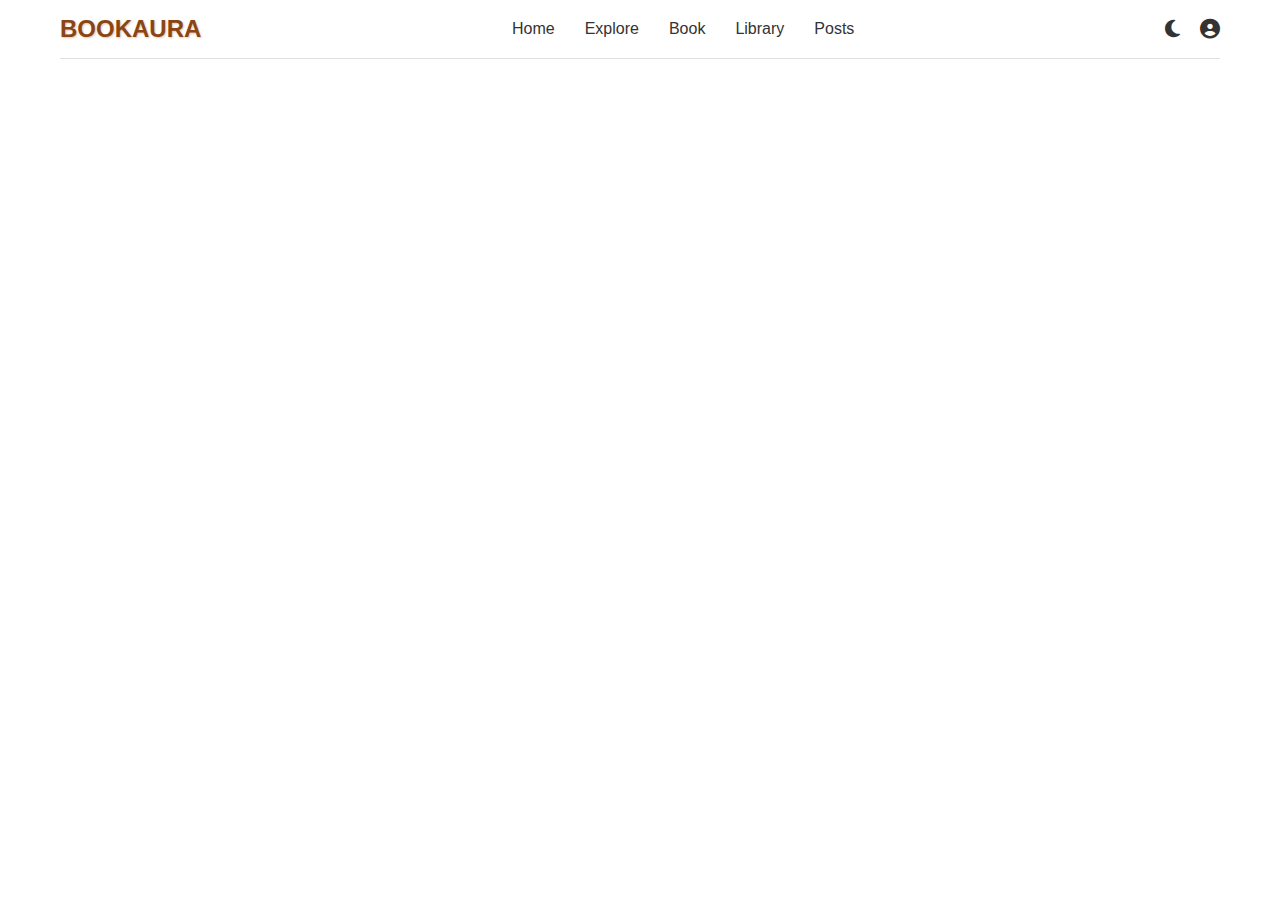
<file: library.html>
<!DOCTYPE html>
<html lang="en">
<head>
    <meta charset="UTF-8">
    <meta name="viewport" content="width=device-width, initial-scale=1.0">
    <title>Document</title>
    <link
      rel="stylesheet"
      href="https://cdnjs.cloudflare.com/ajax/libs/font-awesome/6.4.0/css/all.min.css"
    />
    <link rel="stylesheet" href="styles.css" />
</head>
<body>
    <div class="container">
      <!-- Top Navigation Bar -->
      <nav class="top-nav">
        <div class="logo">BOOKAURA</div>
        <div class="nav-links">
          <a href="index.html" class="active">Home</a>
          <a href="explore.html">Explore</a>
          <a href="book.html">Book</a>
          <a href="library.html">Library</a>
          <a href="posts.html">Posts</a>
        </div>
        <div class="nav-right">
          <button class="toggle-btn" id="modeToggle">
            <i class="fas fa-moon"></i>
          </button>
          <button class="account-btn" id="accountBtn">
            <i class="fas fa-user-circle"></i>
          </button>

          <!-- Login/Signup Dropdown -->
          <div class="auth-dropdown" id="authDropdown">
            <h3>Welcome to Bookaura</h3>
            <div class="auth-form">
              <input type="email" placeholder="Email Address" id="loginEmail" />
              <input
                type="password"
                placeholder="Password"
                id="loginPassword"
              />
              <button id="loginBtn">Login</button>
              <p>
                Don't have an account? <a href="#" id="showSignup">Sign Up</a>
              </p>
            </div>

            <div class="auth-form" style="display: none" id="signupForm">
              <input type="text" placeholder="Full Name" id="signupName" />
              <input
                type="email"
                placeholder="Email Address"
                id="signupEmail"
              />
              <input
                type="password"
                placeholder="Password"
                id="signupPassword"
              />
              <button id="signupBtn">Create Account</button>
              <p>
                Already have an account? <a href="#" id="showLogin">Login</a>
              </p>
            </div>
            <div style="display: none" id="dashboard">
              <p id="UserName"></p>
              <p id="UserEmail"></p>
              <button class="logout" id="logout">Logout</button>
            </div>
          </div>
        </div>
      </nav>
    </div>

    <!-- Bottom Navigation for Mobile -->
    <nav class="bottom-nav">
      <div class="bottom-nav-links">
        <a href="index.html" class="bottom-nav-link active">
          <i class="fas fa-home"></i>
          <span>Home</span>
        </a>
        <a href="explore.html" class="bottom-nav-link">
          <i class="fas fa-compass"></i>
          <span>Explore</span>
        </a>
        <a href="book.html" class="bottom-nav-link">
          <i class="fas fa-book"></i>
          <span>Book</span>
        </a>
        <a href="library.html" class="bottom-nav-link">
          <i class="fas fa-book-open"></i>
          <span>Library</span>
        </a>
        <a href="posts.html" class="bottom-nav-link">
          <i class="fas fa-file-alt"></i>
          <span>Posts</span>
        </a>
      </div>

<script src="script.js"></script>
</body>

</html>
</file>
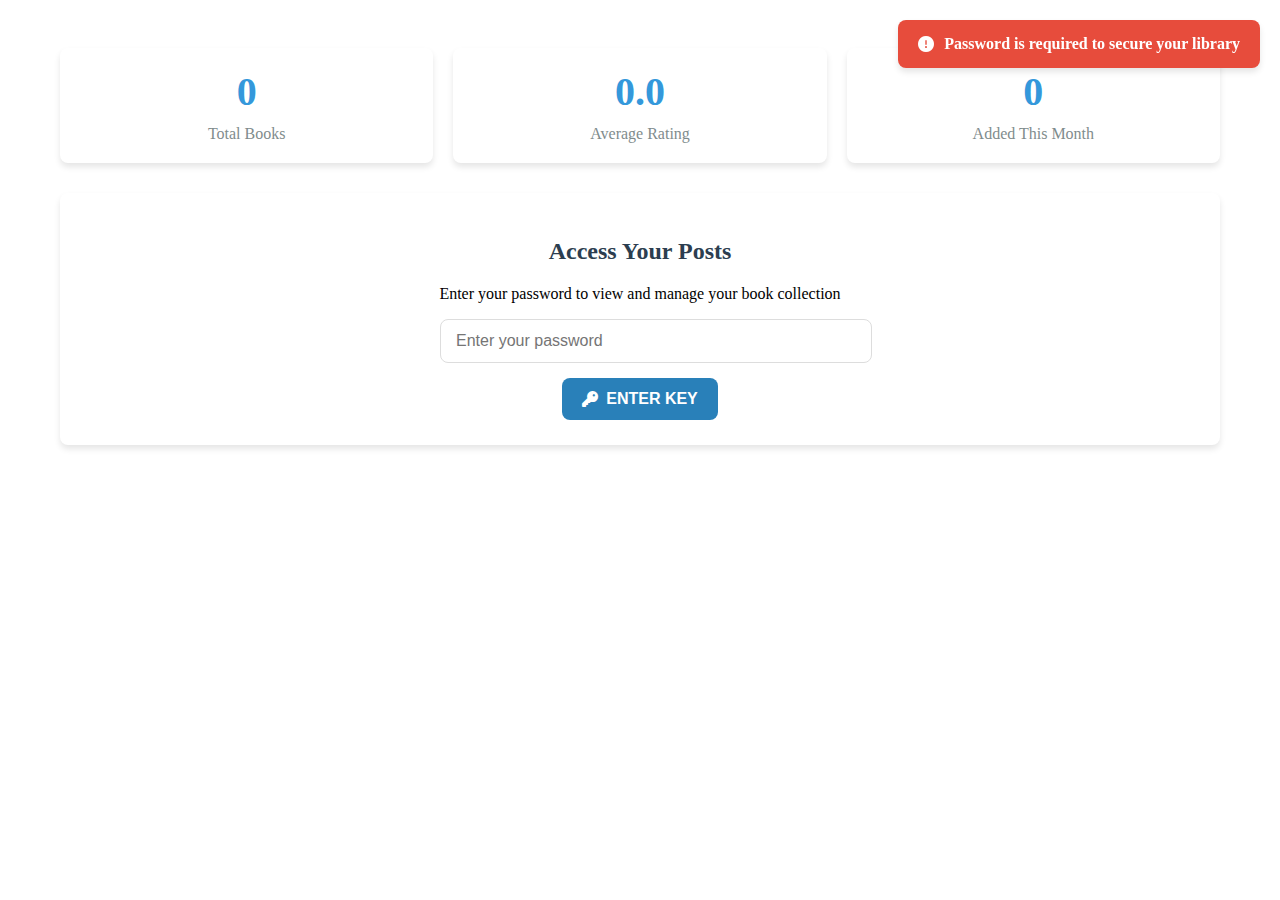
<file: posts.html>
<!DOCTYPE html>
<html lang="en">
<head>
    <meta charset="UTF-8">
    <meta name="viewport" content="width=device-width, initial-scale=1.0">
    <title>The Bookaura-Web App</title>
    <link
      rel="stylesheet"
      href="https://cdnjs.cloudflare.com/ajax/libs/font-awesome/6.4.0/css/all.min.css"
    />
    
    <style>
        
                :root {
            --primary: #2c3e50;
            --secondary: #3498db;
            --accent: #e74c3c;
            --light: #ecf0f1;
            --dark: #2c3e50;
            --success: #27ae60;
            --warning: #f39c12;
            --shadow: 0 4px 6px rgba(0, 0, 0, 0.1);
            --radius: 8px; 
         }
        
        .container {
            max-width: 1200px;
            margin: 0 auto;
            padding: 20px;
            
        }


        .card {
            background: transparent;
            border-radius: var(--radius);
            box-shadow: var(--shadow);
            padding: 25px;
            margin-bottom: 25px;
            transition: transform 0.3s, box-shadow 0.3s;
        }
        
        .card:hover {
            transform: translateY(-5px);
            box-shadow: 0 10px 20px rgba(0, 0, 0, 0.15);
        }
        
        .card-header {
            display: flex;
            justify-content: space-between;
            align-items: center;
            margin-bottom: 20px;
            padding-bottom: 15px;
            border-bottom: 1px solid #eee;
        }
        
        .card-title {
            font-size: 1.5rem;
            color: var(--primary);
            font-weight: 600;
        }
        
        .form-group {
            margin-bottom: 20px;
        }
        
        label {
            display: block;
            margin-bottom: 8px;
            font-weight: 600;
            color: var(--primary);
        }
        
        input, textarea, select {
            width: 100%;
            padding: 12px 15px;
            border: 1px solid #ddd;
            border-radius: var(--radius);
            font-size: 16px;
            transition: border-color 0.3s, box-shadow 0.3s;
        }
        
        input:focus, textarea:focus, select:focus {
            outline: none;
            border-color: var(--secondary);
            box-shadow: 0 0 0 3px rgba(52, 152, 219, 0.2);
        }
        
        textarea {
            min-height: 150px;
            resize: vertical;
        }
        
        .btn {
            display: inline-flex;
            align-items: center;
            gap: 8px;
            background: var(--secondary);
            color: white;
            background: #2980b9;
            border: none;
            padding: 12px 20px;
            border-radius: var(--radius);
            cursor: pointer;
            font-size: 16px;
            font-weight: 600;
            transition: all 0.3s;
        }
        
        .btn:hover {
            transform: translateY(-2px);
        }
        
        .btn-success {
            background: var(--success);
        }
        
        .btn-success:hover {
            background: #219653;
        }
        
        .btn-danger {
            background: var(--accent);
        }
        
        .btn-danger:hover {
            background: #c0392b;
        }
        
        .btn-warning {
            background: var(--warning);
        }
        
        .btn-warning:hover {
            background: #e67e22;
        }
        
        .post {
            border-bottom: 1px solid #eee;
            padding: 25px 0;
            display: flex;
            gap: 20px;
        }
        
        .post:last-child {
            border-bottom: none;
        }
        
        .post-image {
            flex: 0 0 150px;
            height: 200px;
            border-radius: var(--radius);
            overflow: hidden;
            box-shadow: var(--shadow);
        }
        
        .post-image img {
            width: 100%;
            height: 100%;
            object-fit: cover;
        }
        
        .post-content {
            flex: 1;
        }
        
        .post-title {
            font-size: 1.4rem;
            color: var(--primary);
            margin-bottom: 10px;
            display: flex;
            align-items: center;
            gap: 10px;
        }
        
        .post-meta {
            color: #7f8c8d;
            font-size: 0.9rem;
            margin-bottom: 15px;
            display: flex;
            gap: 15px;
        }
        
        .post-description {
            color: #34495e;
            line-height: 1.7;
            margin-bottom: 15px;
        }
        
        .post-rating {
            display: flex;
            align-items: center;
            gap: 10px;
            margin-bottom: 15px;
        }
        
        .rating-stars {
            display: flex;
        }
        
        .star {
            color: #ddd;
            font-size: 1.2rem;
            transition: color 0.2s;
        }
        
        .star.active {
            color: #f39c12;
        }
        
        .rating-value {
            font-weight: bold;
            color: #f39c12;
        }
        
        .post-actions {
            display: flex;
            gap: 10px;
        }
        
        .empty-state {
            text-align: center;
            padding: 60px 0;
            color: #7f8c8d;
        }
        
        .empty-state i {
            font-size: 4rem;
            margin-bottom: 20px;
            color: #bdc3c7;
        }
        
        .password-section {
            text-align: center;
            margin-bottom: 30px;
        }
        
        .password-input {
            max-width: 400px;
            margin: 0 auto 15px;
        }
        
        .hidden {
            display: none;
        }
        
        .notification {
            position: fixed;
            top: 20px;
            right: 20px;
            padding: 15px 20px;
            border-radius: var(--radius);
            color: white;
            font-weight: 600;
            box-shadow: var(--shadow);
            z-index: 1000;
            opacity: 0;
            transition: opacity 0.3s;
            display: flex;
            align-items: center;
            gap: 10px;
        }
        
        .notification.show {
            opacity: 1;
        }
        
        .notification.success {
            background: var(--success);
        }
        
        .notification.error {
            background: var(--accent);
        }
        
        .image-upload-container {
            border: 2px dashed #ddd;
            border-radius: var(--radius);
            padding: 30px;
            text-align: center;
            margin-bottom: 15px;
            transition: all 0.3s;
            cursor: pointer;
        }
        
        .image-upload-container:hover {
            border-color: var(--secondary);
            background-color: #f8fafc;
        }
        
        .image-upload-container.dragover {
            border-color: var(--secondary);
            background-color: #e3f2fd;
        }
        
        .image-preview {
            max-width: 100%;
            max-height: 200px;
            margin-top: 15px;
            display: none;
            border-radius: var(--radius);
            box-shadow: var(--shadow);
        }
        
        .form-row {
            display: flex;
            gap: 20px;
        }
        
        .form-row .form-group {
            flex: 1;
        }
        
        .book-details {
            display: grid;
            grid-template-columns: 1fr 1fr;
            gap: 15px;
            margin-bottom: 20px;
        }
        
        .stats {
            display: grid;
            grid-template-columns: repeat(auto-fit, minmax(200px, 1fr));
            gap: 20px;
            margin-bottom: 30px;
        }
        
        .stat-card {
            background: transparent;
            border-radius: var(--radius);
            box-shadow: var(--shadow);
            padding: 20px;
            text-align: center;
            transition: transform 0.3s;
        }
        
        .stat-card:hover {
            transform: translateY(-5px);
        }
        
        .stat-value {
            font-size: 2.5rem;
            font-weight: 700;
            color: var(--secondary);
            margin-bottom: 10px;
        }
        
        .stat-label {
            color: #7f8c8d;
            font-size: 1rem;
        }
        
        
        @media (max-width: 768px) {
            .header-content {
                flex-direction: column;
                text-align: center;
                gap: 15px;
            }
            
            .form-row, .book-details {
                grid-template-columns: 1fr;
            }
            
            .post {
                flex-direction: column;
            }
            
            .post-image {
                flex: 0 0 auto;
                width: 100%;
                max-width: 200px;
                margin: 0 auto;
            }

        }
    </style>
</head>
<body>
  
    <div class="container">
      
    <div class="container">  
        <div class="stats">
            <div class="stat-card">
                <div class="stat-value" id="total-books">0</div>
                <div class="stat-label">Total Books</div>
            </div>
            <div class="stat-card">
                <div class="stat-value" id="avg-rating">0.0</div>
                <div class="stat-label">Average Rating</div>
            </div>
            <div class="stat-card">
                <div class="stat-value" id="recent-added">0</div>
                <div class="stat-label">Added This Month</div>
            </div>
        </div>
        
        <div class="password-section card">
            <h2 class="card-title">Access Your Posts</h2>
            <p>Enter your password to view and manage your book collection</p>
            <div class="form-group password-input">
                <input type="password" id="password-input" placeholder="Enter your password">
            </div>
            <button id="access-btn" class="btn"><i class="fas fa-key"></i> ENTER KEY</button>
        </div>
        
        <div id="app" class="hidden">
            <div class="card">
                <div class="card-header">
                    <h2 class="card-title">Add New Book</h2>
                    <i class="fas fa-plus-circle" style="color: var(--secondary); font-size: 1.8rem;"></i>
                </div>
                
                <div class="book-details">
                    <div class="form-group">
                        <label for="book-title"><i class="fas fa-book"></i> Book Title</label>
                        <input type="text" id="book-title" placeholder="Enter book title">
                    </div>
                    <div class="form-group">
                        <label for="book-author"><i class="fas fa-user-edit"></i> Author</label>
                        <input type="text" id="book-author" placeholder="Enter author name">
                    </div>
                </div>
                
                <div class="form-group">
                    <label for="book-description"><i class="fas fa-align-left"></i> Description / Review</label>
                    <textarea id="book-description" placeholder="Write your book description or review here..."></textarea>
                </div>
                
                <div class="book-details">
                    <div class="form-group">
                        <label for="book-genre"><i class="fas fa-tags"></i> Genre</label>
                        <select id="book-genre">
                            <option value="">Select Genre</option>
                            <option value="Fiction">Fiction</option>
                            <option value="Non-Fiction">Non-Fiction</option>
                            <option value="Science Fiction">Science Fiction</option>
                            <option value="Fantasy">Fantasy</option>
                            <option value="Mystery">Mystery</option>
                            <option value="Romance">Romance</option>
                            <option value="Biography">Biography</option>
                            <option value="History">History</option>
                            <option value="Self-Help">Self-Help</option>
                            <option value="Other">Other</option>
                        </select>
                    </div>
                    
                </div>
                
                <div class="form-group">
                    <label><i class="fas fa-image"></i> Book Cover (Optional)</label>
                    <div class="image-upload-container" id="image-upload-container">
                        <p><i class="fas fa-cloud-upload-alt" style="font-size: 2rem; margin-bottom: 10px; color: #bdc3c7;"></i></p>
                        <p>Drag & drop a book cover image here or click to browse</p>
                        <input type="file" id="image-upload" accept="image/*" style="display: none;">
                        <button class="btn btn-warning" id="browse-btn" style="margin-top: 15px;"><i class="fas fa-folder-open"></i> Browse Files</button>
                        <img id="image-preview" class="image-preview" alt="Book cover preview">
                    </div>
                </div>
                
                <div class="form-group">
                    <label><i class="fas fa-star"></i> Rating</label>
                    <div class="rating-stars" id="rating-stars">
                        <span class="star" data-value="1">★</span>
                        <span class="star" data-value="2">★</span>
                        <span class="star" data-value="3">★</span>
                        <span class="star" data-value="4">★</span>
                        <span class="star" data-value="5">★</span>
                    </div>
                    <div class="rating-value" id="rating-value">No rating</div>
                </div>
                
                <button id="save-book" class="btn btn-success"><i class="fas fa-save"></i> Save</button>
            </div>
            
            <div class="card">
                <div class="card-header">
                    <h2 class="card-title">Your Library</h2>
                    <i class="fas fa-book" style="color: var(--secondary); font-size: 1.8rem;"></i>
                </div>
                <div id="books-container">
                    <!-- Books will be displayed here -->
                </div>
            </div>
            
            <div class="card">
                <div class="card-header">
                    <h2 class="card-title">Library Management</h2>
                    <i class="fas fa-cog" style="color: var(--secondary); font-size: 1.8rem;"></i>
                </div>
                <p>Change your password or clear your entire library</p>
                <div class="form-row">
                    <button id="change-password" class="btn"><i class="fas fa-key"></i> Change Password</button>
                    <button id="clear-all" class="btn btn-danger"><i class="fas fa-trash-alt"></i> Clear All Books</button>
                </div>
            </div>
        </div>
        
    </div>
    
    <div id="notification" class="notification">
        <i class="fas fa-check-circle"></i>
        <span>Notification message</span>
    </div>
        
<script > 
         // DOM Elements
        const passwordSection = document.querySelector('.password-section');
        const passwordInput = document.getElementById('password-input');
        const accessBtn = document.getElementById('access-btn');
        const app = document.getElementById('app');
        const bookTitle = document.getElementById('book-title');
        const bookAuthor = document.getElementById('book-author');
        const bookDescription = document.getElementById('book-description');
        const bookGenre = document.getElementById('book-genre');
        const bookStatus = document.getElementById('book-status');
        const saveBookBtn = document.getElementById('save-book');
        const booksContainer = document.getElementById('books-container');
        const changePasswordBtn = document.getElementById('change-password');
        const clearAllBtn = document.getElementById('clear-all');
        const notification = document.getElementById('notification');
        const imageUpload = document.getElementById('image-upload');
        const browseBtn = document.getElementById('browse-btn');
        const imagePreview = document.getElementById('image-preview');
        const imageUploadContainer = document.getElementById('image-upload-container');
        const ratingStars = document.querySelectorAll('.star');
        const ratingValue = document.getElementById('rating-value');
        const totalBooksEl = document.getElementById('total-books');
        const avgRatingEl = document.getElementById('avg-rating');
        const recentAddedEl = document.getElementById('recent-added');
        
        // App State
        let books = [];
        let password = '';
        let currentRating = 0;
        let currentImage = null;
        
        // Initialize the app
        function init() {
            // Check if password is already set
            const storedPassword = localStorage.getItem('bibliothecaPassword');
            if (storedPassword) {
                // Password exists, show password input
                passwordSection.classList.remove('hidden');
            } else {
                // No password set, create one
                createPassword();
            }
            
            // Load books if password is set
            if (storedPassword) {
                password = storedPassword;
                loadBooks();
            }
            
            // Set up event listeners
            setupEventListeners();
        }
        
        // Set up event listeners
        function setupEventListeners() {
            accessBtn.addEventListener('click', accessBooks);
            saveBookBtn.addEventListener('click', saveBook);
            changePasswordBtn.addEventListener('click', changePassword);
            clearAllBtn.addEventListener('click', clearAllBooks);
            browseBtn.addEventListener('click', () => imageUpload.click());
            
            // Image upload handling
            imageUpload.addEventListener('change', handleImageUpload);
            
            // Drag and drop for images
            imageUploadContainer.addEventListener('dragover', (e) => {
                e.preventDefault();
                imageUploadContainer.classList.add('dragover');
            });
            
            imageUploadContainer.addEventListener('dragleave', () => {
                imageUploadContainer.classList.remove('dragover');
            });
            
            imageUploadContainer.addEventListener('drop', (e) => {
                e.preventDefault();
                imageUploadContainer.classList.remove('dragover');
                
                if (e.dataTransfer.files.length) {
                    imageUpload.files = e.dataTransfer.files;
                    handleImageUpload();
                }
            });
            
            // Rating stars
            ratingStars.forEach(star => {
                star.addEventListener('click', () => setRating(parseInt(star.dataset.value)));
                star.addEventListener('mouseover', () => highlightStars(parseInt(star.dataset.value)));
            });
            
            document.getElementById('rating-stars').addEventListener('mouseleave', resetStars);
            
            // Allow pressing Enter in password field
            passwordInput.addEventListener('keypress', function(e) {
                if (e.key === 'Enter') {
                    accessBooks();
                }
            });
        }
        
        // Create a new password
        function createPassword() {
            const newPassword = prompt('Set a password to secure your virtual library:');
            if (newPassword && newPassword.trim() !== '') {
                password = newPassword.trim();
                localStorage.setItem('bibliothecaPassword', password);
                passwordSection.classList.add('hidden');
                app.classList.remove('hidden');
                showNotification('Password set successfully!', 'success');
            } else {
                showNotification('Password is required to secure your library', 'error');
                createPassword(); // Try again
            }
        }
        
        // Access books with password
        function accessBooks() {
            const enteredPassword = passwordInput.value.trim();
            const storedPassword = localStorage.getItem('bibliothecaPassword');
            
            if (enteredPassword === storedPassword) {
                password = enteredPassword;
                passwordSection.classList.add('hidden');
                app.classList.remove('hidden');
                loadBooks();
                showNotification('Access granted! Welcome to your library.', 'success');
            } else {
                showNotification('Incorrect password. Please try again.', 'error');
                passwordInput.value = '';
                passwordInput.focus();
            }
        }
        
        // Load books from localStorage
        function loadBooks() {
            const encryptedBooks = localStorage.getItem('bibliothecaBooks');
            if (encryptedBooks) {
                try {
                    books = JSON.parse(encryptedBooks);
                    renderBooks();
                    updateStats();
                } catch (e) {
                    console.error('Error loading books:', e);
                    books = [];
                }
            } else {
                books = [];
            }
        }
        
        // Handle image upload
        function handleImageUpload() {
            const file = imageUpload.files[0];
            if (file) {
                if (file.type.startsWith('image/')) {
                    const reader = new FileReader();
                    reader.onload = function(e) {
                        currentImage = e.target.result;
                        imagePreview.src = currentImage;
                        imagePreview.style.display = 'block';
                    };
                    reader.readAsDataURL(file);
                } else {
                    showNotification('Please select a valid image file', 'error');
                }
            }
        }
        
        // Set rating
        function setRating(value) {
            currentRating = value;
            updateRatingDisplay();
        }
        
        // Highlight stars on hover
        function highlightStars(value) {
            ratingStars.forEach(star => {
                if (parseInt(star.dataset.value) <= value) {
                    star.classList.add('active');
                } else {
                    star.classList.remove('active');
                }
            });
        }
        
        // Reset stars to current rating
        function resetStars() {
            highlightStars(currentRating);
        }
        
        // Update rating display
        function updateRatingDisplay() {
            ratingValue.textContent = currentRating > 0 ? `${currentRating}/5` : 'No rating';
            highlightStars(currentRating);
        }
        
        // Save a new book
        function saveBook() {
            const title = bookTitle.value.trim();
            const author = bookAuthor.value.trim();
            const description = bookDescription.value.trim();
            const genre = bookGenre.value;
            const status = bookStatus.value;
            
            if (!title || !author) {
                showNotification('Please fill in at least title and author', 'error');
                return;
            }
            
            const newBook = {
                id: Date.now(),
                title: title,
                author: author,
                description: description,
                genre: genre,
                status: status,
                image: currentImage,
                rating: currentRating,
                date: new Date().toLocaleString()
            };
            
            books.unshift(newBook); // Add to beginning of array
            saveBooksToStorage();
            renderBooks();
            updateStats();
            
            // Clear form
            bookTitle.value = '';
            bookAuthor.value = '';
            bookDescription.value = '';
            bookGenre.value = '';
            bookStatus.value = 'Want to Read';
            currentImage = null;
            imagePreview.style.display = 'none';
            imageUpload.value = '';
            currentRating = 0;
            updateRatingDisplay();
            
            showNotification('Book added to your library!', 'success');
        }
        
        // Save books to localStorage
        function saveBooksToStorage() {
            localStorage.setItem('bibliothecaBooks', JSON.stringify(books));
        }
        
        // Render books to the DOM
        function renderBooks() {
            if (books.length === 0) {
                booksContainer.innerHTML = `
                    <div class="empty-state">
                        <i class="fas fa-book-open"></i>
                        <h3>Your library is empty</h3>
                        <p>Add your first book using the form above</p>
                    </div>
                `;
                return;
            }
            
            let booksHTML = '';
            books.forEach(book => {
                let imageHTML = '';
                if (book.image) {
                    imageHTML = `
                        <div class="post-image">
                            <img src="${book.image}" alt="Book cover">
                        </div>
                    `;
                }
                
                let ratingHTML = '';
                if (book.rating > 0) {
                    ratingHTML = `
                        <div class="post-rating">
                            <div class="rating-stars">
                                ${Array(5).fill(0).map((_, i) => 
                                    `<span class="star ${i < book.rating ? 'active' : ''}">★</span>`
                                ).join('')}
                            </div>
                            <div class="rating-value">${book.rating}/5</div>
                        </div>
                    `;
                }
                
                let genreHTML = '';
                if (book.genre) {
                    genreHTML = `<span><i class="fas fa-tag"></i> ${book.genre}</span>`;
                }
                
                booksHTML += `
                    <div class="post">
                        ${imageHTML}
                        <div class="post-content">
                            <h3 class="post-title">${escapeHtml(book.title)} <span class="status-badge" style="background: ${getStatusColor(book.status)}; color: white; padding: 3px 8px; border-radius: 12px; font-size: 0.7rem;">${book.status}</span></h3>
                            <div class="post-meta">
                                <span><i class="fas fa-user-edit"></i> ${escapeHtml(book.author)}</span>
                                ${genreHTML}
                                <span><i class="fas fa-calendar"></i> ${book.date}</span>
                            </div>
                            ${ratingHTML}
                            <div class="post-description">${escapeHtml(book.description).replace(/\n/g, '<br>')}</div>
                            <div class="post-actions">
                                <button class="btn btn-danger" onclick="deleteBook(${book.id})"><i class="fas fa-trash-alt"></i> Remove</button>
                            </div>
                        </div>
                    </div>
                `;
            });
            
            booksContainer.innerHTML = booksHTML;
        }
        
        // Get color for status badge
        function getStatusColor(status) {
            switch(status) {
                case 'Want to Read': return '#3498db';
                case 'Currently Reading': return '#f39c12';
                case 'Finished Reading': return '#27ae60';
                default: return '#7f8c8d';
            }
        }
        
        // Update statistics
        function updateStats() {
            totalBooksEl.textContent = books.length;
            
            // Calculate average rating
            const ratedBooks = books.filter(book => book.rating > 0);
            if (ratedBooks.length > 0) {
                const totalRating = ratedBooks.reduce((sum, book) => sum + book.rating, 0);
                avgRatingEl.textContent = (totalRating / ratedBooks.length).toFixed(1);
            } else {
                avgRatingEl.textContent = '0.0';
            }
            
            // Calculate books added this month
            const currentMonth = new Date().getMonth();
            const currentYear = new Date().getFullYear();
            const recentBooks = books.filter(book => {
                const bookDate = new Date(book.id);
                return bookDate.getMonth() === currentMonth && bookDate.getFullYear() === currentYear;
            });
            recentAddedEl.textContent = recentBooks.length;
        }
        
        // Delete a book
        function deleteBook(id) {
            if (confirm('Are you sure you want to remove this book from your library?')) {
                books = books.filter(book => book.id !== id);
                saveBooksToStorage();
                renderBooks();
                updateStats();
                showNotification('Book removed from library', 'success');
            }
        }
        
        // Change password
        function changePassword() {
            const currentPassword = prompt('Enter your current password:');
            if (currentPassword !== password) {
                showNotification('Incorrect current password', 'error');
                return;
            }
            
            const newPassword = prompt('Enter your new password:');
            if (newPassword && newPassword.trim() !== '') {
                password = newPassword.trim();
                localStorage.setItem('bibliothecaPassword', password);
                showNotification('Password changed successfully!', 'success');
            } else {
                showNotification('Password cannot be empty', 'error');
            }
        }
        
        // Clear all books
        function clearAllBooks() {
            if (confirm('Are you sure you want to clear your entire library? This action cannot be undone.')) {
                books = [];
                saveBooksToStorage();
                renderBooks();
                updateStats();
                showNotification('Library cleared', 'success');
            }
        }
        
        // Show notification
        function showNotification(message, type) {
            const icon = type === 'success' ? 'fa-check-circle' : 'fa-exclamation-circle';
            notification.innerHTML = `<i class="fas ${icon}"></i><span>${message}</span>`;
            notification.className = `notification ${type}`;
            notification.classList.add('show');
            
            setTimeout(() => {
                notification.classList.remove('show');
            }, 3000);
        }
        
        // Escape HTML to prevent XSS
        function escapeHtml(unsafe) {
            return unsafe
                .replace(/&/g, "&amp;")
                .replace(/</g, "&lt;")
                .replace(/>/g, "&gt;")
                .replace(/"/g, "&quot;")
                .replace(/'/g, "&#039;");
        }
        
        // Make deleteBook function available globally
        window.deleteBook = deleteBook;
        
        // Initialize the app when DOM is loaded
        document.addEventListener('DOMContentLoaded', init);</script>
        
</body>

</html>
</file>
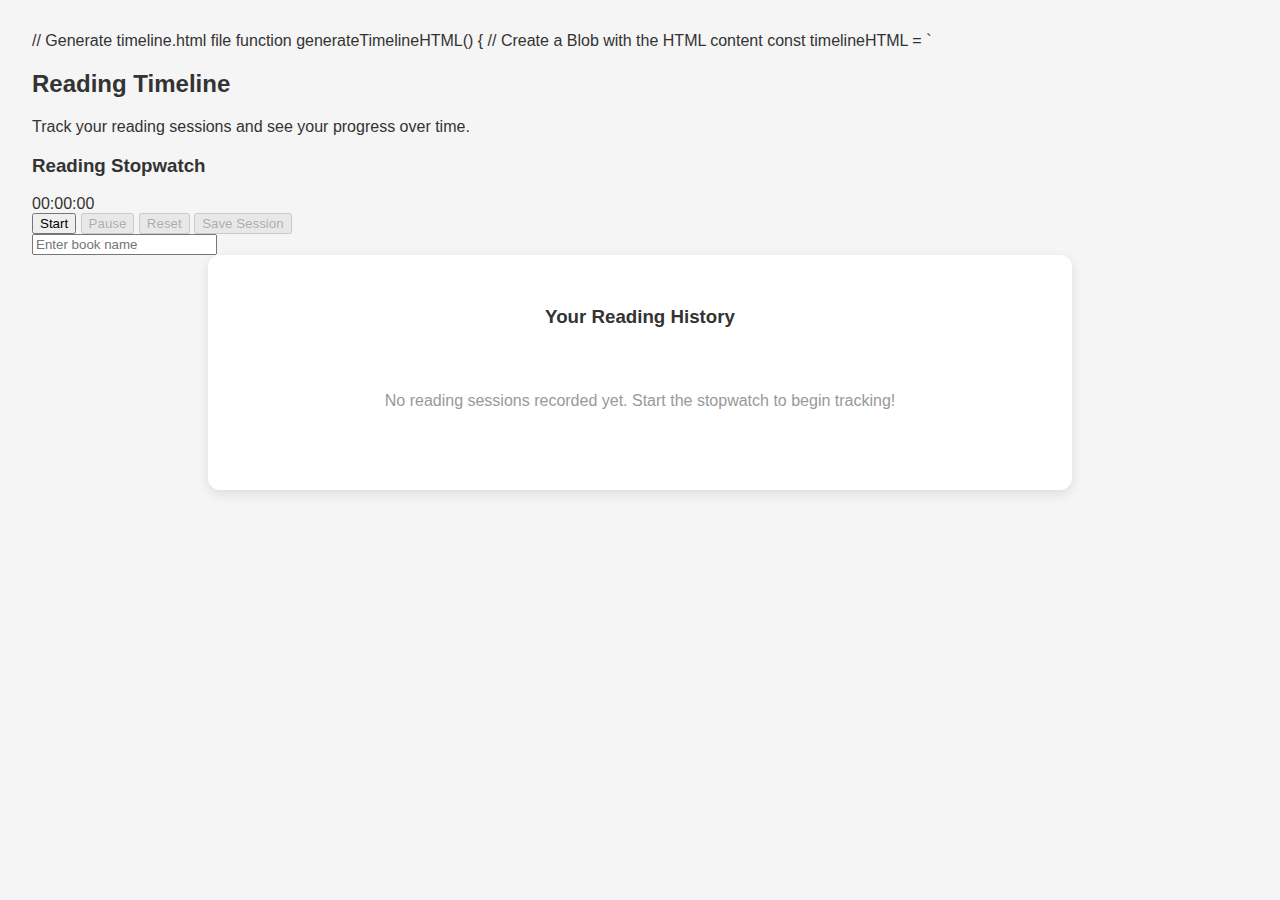
<file: timeline.html>
// Generate timeline.html file
        function generateTimelineHTML() {
            // Create a Blob with the HTML content
            const timelineHTML = `
            <!DOCTYPE html>
            <html lang="en">
            <head>
                <meta charset="UTF-8">
                <meta name="viewport" content="width=device-width, initial-scale=1.0">
                <title>Bookaura - Reading Timeline</title>
                <link rel="stylesheet" href="https://cdnjs.cloudflare.com/ajax/libs/font-awesome/6.4.0/css/all.min.css">
                <script src="script.js"></script>
                <style>
                    body {
                        font-family: 'Segoe UI', Tahoma, Geneva, Verdana, sans-serif;
                        background-color: #f5f5f5;
                        color: #333;
                        margin: 0;
                        padding: 2rem;
                    }
                    .timeline-container {
                        max-width: 800px;
                        margin: 0 auto;
                        background-color: #fff;
                        border-radius: 12px;
                        padding: 2rem;
                        box-shadow: 0 4px 12px rgba(0, 0, 0, 0.1);
                    }
                    .timeline-header {
                        text-align: center;
                        margin-bottom: 2rem;
                    }
                    .timeline-list {
                        list-style-type: none;
                        padding: 0;
                    }
                    .timeline-item {
                        padding: 1.5rem;
                        border-left: 3px solid #4361ee;
                        margin-bottom: 1.5rem;
                        background-color: #f8f9fa;
                        border-radius: 0 8px 8px 0;
                        position: relative;
                    }
                    .timeline-item::before {
                        content: '';
                        position: absolute;
                        width: 12px;
                        height: 12px;
                        background: #4361ee;
                        border-radius: 50%;
                        left: -7.5px;
                        top: 1.8rem;
                    }
                    .timeline-book {
                        font-weight: bold;
                        font-size: 1.2rem;
                        color: #333;
                        margin-bottom: 0.5rem;
                    }
                    .timeline-time {
                        font-size: 1.1rem;
                        color: #4361ee;
                        margin-bottom: 0.3rem;
                    }
                    .timeline-date {
                        color: #666;
                        font-size: 0.9rem;
                    }
                    .empty-timeline {
                        text-align: center;
                        color: #999;
                        padding: 2rem;
                    }
                </style>
            </head>
            <body>
        <div class="page active" id="timeline-page">
            <h2>Reading Timeline</h2>
            <p>Track your reading sessions and see your progress over time.</p>
            
            <!-- Stopwatch Container -->
            <div class="stopwatch-container">
                <h3>Reading Stopwatch</h3>
                <div class="stopwatch-display" id="stopwatch">00:00:00</div>
                
                <div class="stopwatch-controls">
                    <button class="stopwatch-btn start-btn" id="startBtn">Start</button>
                    <button class="stopwatch-btn pause-btn" id="pauseBtn" disabled>Pause</button>
                    <button class="stopwatch-btn reset-btn" id="resetBtn" disabled>Reset</button>
                    <button class="stopwatch-btn save-btn" id="saveBtn" disabled>Save Session</button>
                </div>
                
                <input type="text" class="book-name-input" id="bookNameInput" placeholder="Enter book name">
            </div>
            
            <!-- Timeline Container -->
            <div class="timeline-container">
                <div class="timeline-header">
                    <h3>Your Reading History</h3>
                </div>
                
                <ul class="timeline-list" id="timelineList">
                    <li class="empty-timeline">No reading sessions recorded yet. Start the stopwatch to begin tracking!</li>
                </ul>
            </div>
        </div>

            </body>
            </html>
</file>
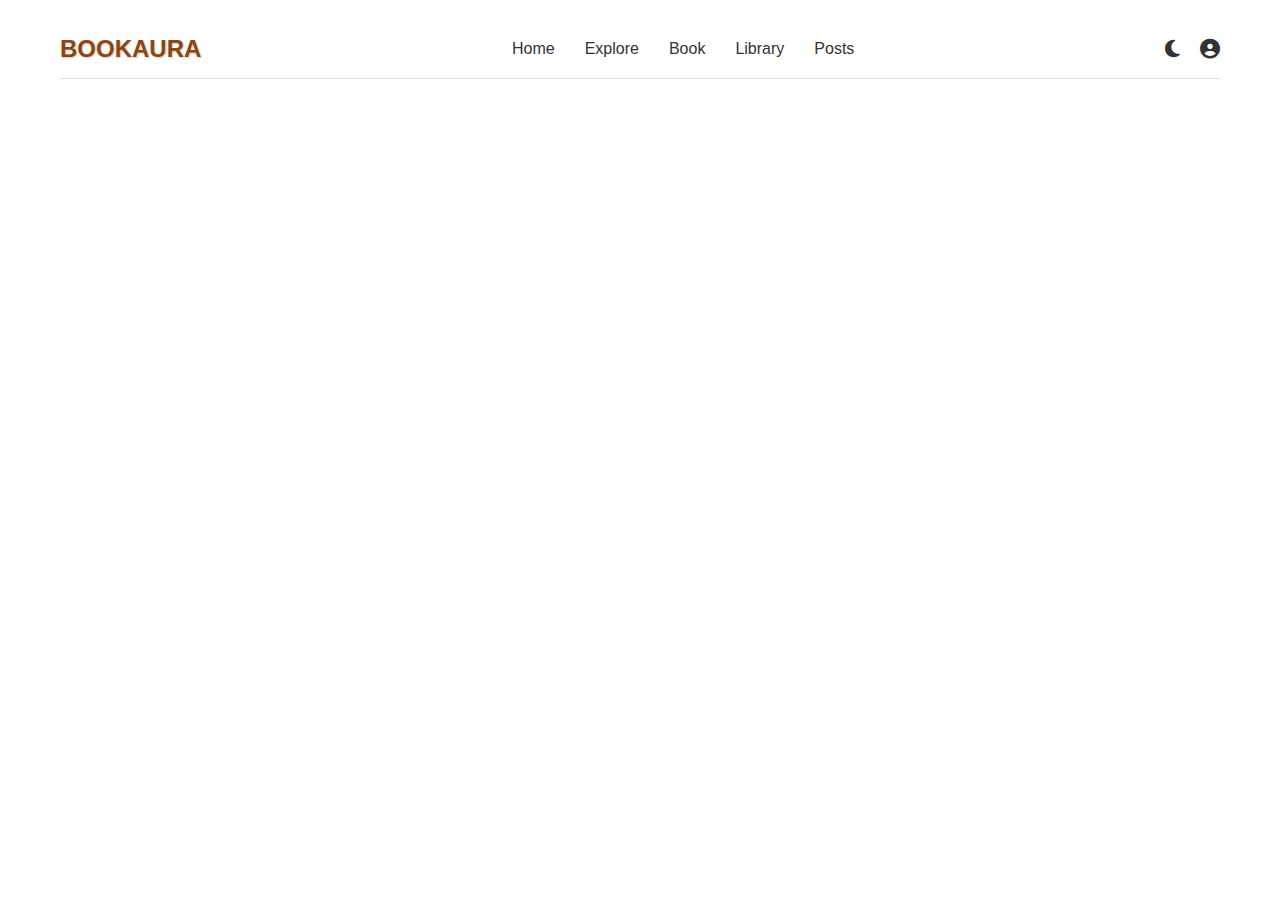
<file: frontend/library.html>
<!DOCTYPE html>
<html lang="en">
<head>
    <meta charset="UTF-8">
    <meta name="viewport" content="width=device-width, initial-scale=1.0">
    <title>The Bookaura-Web App</title>
    <link
      rel="stylesheet"
      href="https://cdnjs.cloudflare.com/ajax/libs/font-awesome/6.4.0/css/all.min.css"
    />
    <link rel="stylesheet" href="styles.css" />
</head>
<body>
    <div class="container">
      <!-- Top Navigation Bar -->
      <nav class="top-nav">
        <div class="logo">BOOKAURA</div>
        <div class="nav-links">
          <a href="index.html" class="active">Home</a>
          <a href="explore.html">Explore</a>
          <a href="book.html">Book</a>
          <a href="library.html">Library</a>
          <a href="posts.html">Posts</a>
        </div>
        <div class="nav-right">
          <button class="toggle-btn" id="modeToggle">
            <i class="fas fa-moon"></i>
          </button>
          <button class="account-btn" id="accountBtn">
            <i class="fas fa-user-circle"></i>
          </button>

          <!-- Login/Signup Dropdown -->
          <div class="auth-dropdown" id="authDropdown">
            <h3>Welcome to Bookaura</h3>
            <div class="auth-form">
              <input type="email" placeholder="Email Address" id="loginEmail" />
              <input
                type="password"
                placeholder="Password"
                id="loginPassword"
              />
              <button id="loginBtn">Login</button>
              <p>
                Don't have an account? <a href="#" id="showSignup">Sign Up</a>
              </p>
            </div>

            <div class="auth-form" style="display: none" id="signupForm">
              <input type="text" placeholder="Full Name" id="signupName" />
              <input
                type="email"
                placeholder="Email Address"
                id="signupEmail"
              />
              <input
                type="password"
                placeholder="Password"
                id="signupPassword"
              />
              <button id="signupBtn">Create Account</button>
              <p>
                Already have an account? <a href="#" id="showLogin">Login</a>
              </p>
            </div>
            <div style="display: none" id="dashboard">
              <p id="UserName"></p>
              <p id="UserEmail"></p>
              <button class="logout" id="logout">Logout</button>
            </div>
          </div>
        </div>
      </nav>
    </div>

    <!-- Bottom Navigation for Mobile -->
    <nav class="bottom-nav">
      <div class="bottom-nav-links">
        <a href="index.html" class="bottom-nav-link">
          <i class="fas fa-home"></i>
          <span>Home</span>
        </a>
        <a href="explore.html" class="bottom-nav-link">
          <i class="fas fa-compass"></i>
          <span>Explore</span>
        </a>
        <a href="book.html" class="bottom-nav-link">
          <i class="fas fa-book"></i>
          <span>Book</span>
        </a>
        <a href="library.html" class="bottom-nav-link active">
          <i class="fas fa-book-open"></i>
          <span>Library</span>
        </a>
        <a href="posts.html" class="bottom-nav-link">
          <i class="fas fa-file-alt"></i>
          <span>Posts</span>
        </a>
      </div>





<script src="script.js"></script>
</body>
</html>
</file>
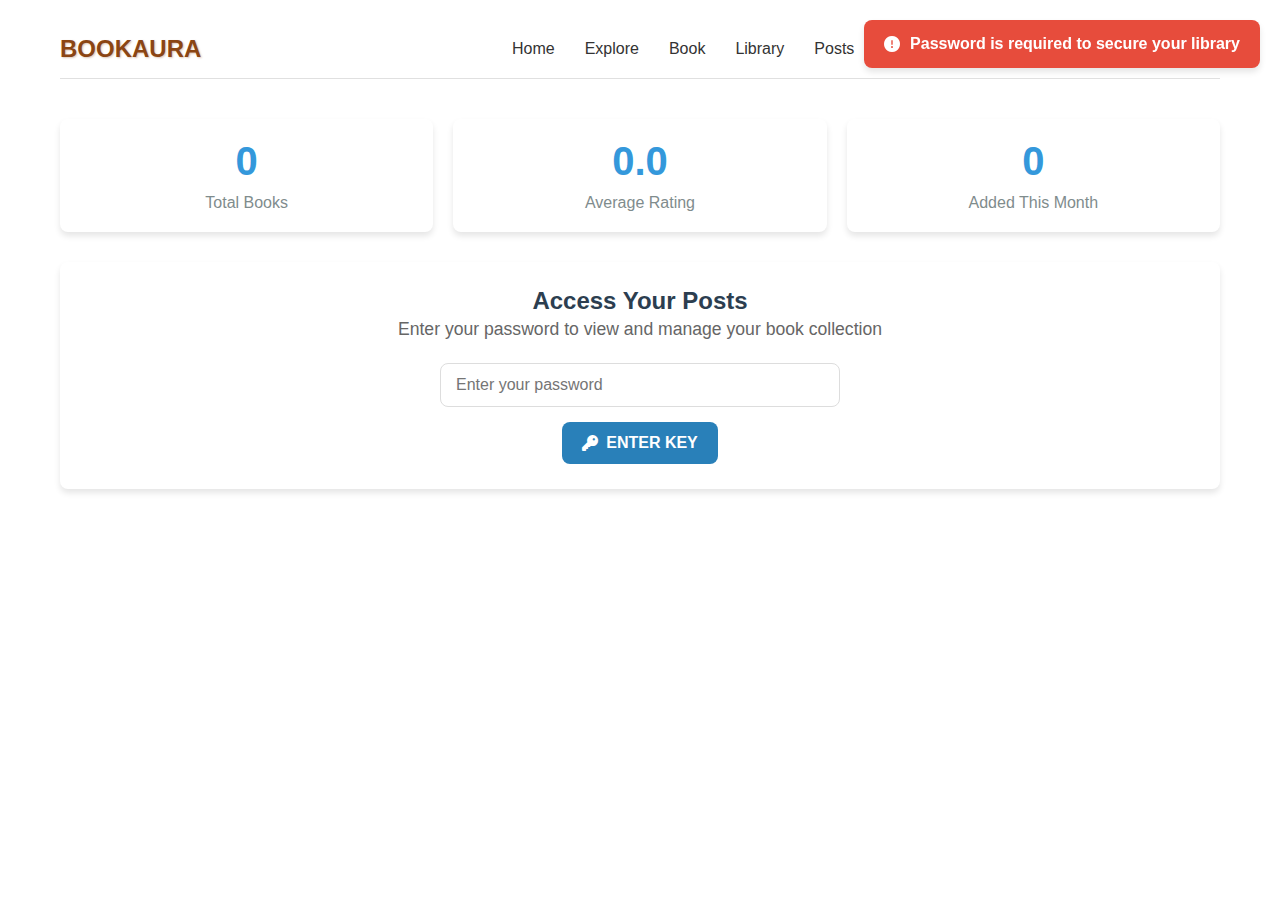
<file: frontend/posts.html>
<!DOCTYPE html>
<html lang="en">
<head>
    <meta charset="UTF-8">
    <meta name="viewport" content="width=device-width, initial-scale=1.0">
    <title>The Bookaura-Web App</title>
    <link
      rel="stylesheet"
      href="https://cdnjs.cloudflare.com/ajax/libs/font-awesome/6.4.0/css/all.min.css"
    />
    <link rel="stylesheet" href="styles.css" />
</head>
<body>
  
    <div class="container">
      <!-- Top Navigation Bar -->
      <nav class="top-nav">
        <div class="logo">BOOKAURA</div>
        <div class="nav-links">
          <a href="index.html" class="active">Home</a>
          <a href="explore.html">Explore</a>
          <a href="book.html">Book</a>
          <a href="library.html">Library</a>
          <a href="posts.html">Posts</a>
        </div>
        <div class="nav-right">
          <button class="toggle-btn" id="modeToggle">
            <i class="fas fa-moon"></i>
          </button>
          <button class="account-btn" id="accountBtn">
            <i class="fas fa-user-circle"></i>
          </button>

          <!-- Login/Signup Dropdown -->
          <div class="auth-dropdown" id="authDropdown">
            <h3>Welcome to Bookaura</h3>
            <div class="auth-form">
              <input type="email" placeholder="Email Address" id="loginEmail" />
              <input
                type="password"
                placeholder="Password"
                id="loginPassword"
              />
              <button id="loginBtn">Login</button>
              <p>
                Don't have an account? <a href="#" id="showSignup">Sign Up</a>
              </p>
            </div>

            <div class="auth-form" style="display: none" id="signupForm">
              <input type="text" placeholder="Full Name" id="signupName" />
              <input
                type="email"
                placeholder="Email Address"
                id="signupEmail"
              />
              <input
                type="password"
                placeholder="Password"
                id="signupPassword"
              />
              <button id="signupBtn">Create Account</button>
              <p>
                Already have an account? <a href="#" id="showLogin">Login</a>
              </p>
            </div>
            <div style="display: none" id="dashboard">
              <p id="UserName"></p>
              <p id="UserEmail"></p>
              <button class="logout" id="logout">Logout</button>
            </div>
          </div>
        </div>
      </nav>
    </div>

    <div class="container">  
        <div class="stats">
            <div class="stat-card">
                <div class="stat-value" id="total-books">0</div>
                <div class="stat-label">Total Books</div>
            </div>
            <div class="stat-card">
                <div class="stat-value" id="avg-rating">0.0</div>
                <div class="stat-label">Average Rating</div>
            </div>
            <div class="stat-card">
                <div class="stat-value" id="recent-added">0</div>
                <div class="stat-label">Added This Month</div>
            </div>
        </div>
        
        <div class="password-section card">
            <h2 class="card-title">Access Your Posts</h2>
            <p>Enter your password to view and manage your book collection</p>
            <div class="form-group password-input">
                <input type="password" id="password-input" placeholder="Enter your password">
            </div>
            <button id="access-btn" class="btn"><i class="fas fa-key"></i> ENTER KEY</button>
        </div>
        
        <div id="app" class="hidden">
            <div class="card">
                <div class="card-header">
                    <h2 class="card-title">Add New Book</h2>
                    <i class="fas fa-plus-circle" style="color: var(--secondary); font-size: 1.8rem;"></i>
                </div>
                
                <div class="book-details">
                    <div class="form-group">
                        <label for="book-title"><i class="fas fa-book"></i> Book Title</label>
                        <input type="text" id="book-title" placeholder="Enter book title">
                    </div>
                    <div class="form-group">
                        <label for="book-author"><i class="fas fa-user-edit"></i> Author</label>
                        <input type="text" id="book-author" placeholder="Enter author name">
                    </div>
                </div>
                
                <div class="form-group">
                    <label for="book-description"><i class="fas fa-align-left"></i> Description / Review</label>
                    <textarea id="book-description" placeholder="Write your book description or review here..."></textarea>
                </div>
                
                <div class="book-details">
                    <div class="form-group">
                        <label for="book-genre"><i class="fas fa-tags"></i> Genre</label>
                        <select id="book-genre">
                            <option value="">Select Genre</option>
                            <option value="Fiction">Fiction</option>
                            <option value="Non-Fiction">Non-Fiction</option>
                            <option value="Science Fiction">Science Fiction</option>
                            <option value="Fantasy">Fantasy</option>
                            <option value="Mystery">Mystery</option>
                            <option value="Romance">Romance</option>
                            <option value="Biography">Biography</option>
                            <option value="History">History</option>
                            <option value="Self-Help">Self-Help</option>
                            <option value="Other">Other</option>
                        </select>
                    </div>
                    
                </div>
                
                <div class="form-group">
                    <label><i class="fas fa-image"></i> Book Cover (Optional)</label>
                    <div class="image-upload-container" id="image-upload-container">
                        <p><i class="fas fa-cloud-upload-alt" style="font-size: 2rem; margin-bottom: 10px; color: #bdc3c7;"></i></p>
                        <p>Drag & drop a book cover image here or click to browse</p>
                        <input type="file" id="image-upload" accept="image/*" style="display: none;">
                        <button class="btn btn-warning" id="browse-btn" style="margin-top: 15px;"><i class="fas fa-folder-open"></i> Browse Files</button>
                        <img id="image-preview" class="image-preview" alt="Book cover preview">
                    </div>
                </div>
                
                <div class="form-group">
                    <label><i class="fas fa-star"></i> Rating</label>
                    <div class="rating-stars" id="rating-stars">
                        <span class="star" data-value="1">★</span>
                        <span class="star" data-value="2">★</span>
                        <span class="star" data-value="3">★</span>
                        <span class="star" data-value="4">★</span>
                        <span class="star" data-value="5">★</span>
                    </div>
                    <div class="rating-value" id="rating-value">No rating</div>
                </div>
                
                <button id="save-book" class="btn btn-success"><i class="fas fa-save"></i> Save</button>
            </div>
            
            <div class="card">
                <div class="card-header">
                    <h2 class="card-title">Your Library</h2>
                    <i class="fas fa-book" style="color: var(--secondary); font-size: 1.8rem;"></i>
                </div>
                <div id="books-container">
                    <!-- Books will be displayed here -->
                </div>
            </div>
            
            <div class="card">
                <div class="card-header">
                    <h2 class="card-title">Library Management</h2>
                    <i class="fas fa-cog" style="color: var(--secondary); font-size: 1.8rem;"></i>
                </div>
                <p>Change your password or clear your entire library</p>
                <div class="form-row">
                    <button id="change-password" class="btn"><i class="fas fa-key"></i> Change Password</button>
                    <button id="clear-all" class="btn btn-danger"><i class="fas fa-trash-alt"></i> Clear All Books</button>
                </div>
            </div>
        </div>
        

    </div>
    
    <div id="notification" class="notification">
        <i class="fas fa-check-circle"></i>
        <span>Notification message</span>
    </div>



    <!-- Bottom Navigation for Mobile -->
    <nav class="bottom-nav">
      <div class="bottom-nav-links">
        <a href="index.html" class="bottom-nav-link">
          <i class="fas fa-home"></i>
          <span>Home</span>
        </a>
        <a href="explore.html" class="bottom-nav-link">
          <i class="fas fa-compass"></i>
          <span>Explore</span>
        </a>
        <a href="book.html" class="bottom-nav-link">
          <i class="fas fa-book"></i>
          <span>Book</span>
        </a>
        <a href="library.html" class="bottom-nav-link">
          <i class="fas fa-book-open"></i>
          <span>Library</span>
        </a>
        <a href="posts.html" class="bottom-nav-link active">
          <i class="fas fa-file-alt"></i>
          <span>Posts</span>
        </a>
      </div>

        <script src="script.js"></script>


<script > 
         // DOM Elements
        const passwordSection = document.querySelector('.password-section');
        const passwordInput = document.getElementById('password-input');
        const accessBtn = document.getElementById('access-btn');
        const app = document.getElementById('app');
        const bookTitle = document.getElementById('book-title');
        const bookAuthor = document.getElementById('book-author');
        const bookDescription = document.getElementById('book-description');
        const bookGenre = document.getElementById('book-genre');
        const bookStatus = document.getElementById('book-status');
        const saveBookBtn = document.getElementById('save-book');
        const booksContainer = document.getElementById('books-container');
        const changePasswordBtn = document.getElementById('change-password');
        const clearAllBtn = document.getElementById('clear-all');
        const notification = document.getElementById('notification');
        const imageUpload = document.getElementById('image-upload');
        const browseBtn = document.getElementById('browse-btn');
        const imagePreview = document.getElementById('image-preview');
        const imageUploadContainer = document.getElementById('image-upload-container');
        const ratingStars = document.querySelectorAll('.star');
        const ratingValue = document.getElementById('rating-value');
        const totalBooksEl = document.getElementById('total-books');
        const avgRatingEl = document.getElementById('avg-rating');
        const recentAddedEl = document.getElementById('recent-added');
        
        // App State
        let books = [];
        let password = '';
        let currentRating = 0;
        let currentImage = null;
        
        // Initialize the app
        function init() {
            // Check if password is already set
            const storedPassword = localStorage.getItem('bibliothecaPassword');
            if (storedPassword) {
                // Password exists, show password input
                passwordSection.classList.remove('hidden');
            } else {
                // No password set, create one
                createPassword();
            }
            
            // Load books if password is set
            if (storedPassword) {
                password = storedPassword;
                loadBooks();
            }
            
            // Set up event listeners
            setupEventListeners();
        }
        
        // Set up event listeners
        function setupEventListeners() {
            accessBtn.addEventListener('click', accessBooks);
            saveBookBtn.addEventListener('click', saveBook);
            changePasswordBtn.addEventListener('click', changePassword);
            clearAllBtn.addEventListener('click', clearAllBooks);
            browseBtn.addEventListener('click', () => imageUpload.click());
            
            // Image upload handling
            imageUpload.addEventListener('change', handleImageUpload);
            
            // Drag and drop for images
            imageUploadContainer.addEventListener('dragover', (e) => {
                e.preventDefault();
                imageUploadContainer.classList.add('dragover');
            });
            
            imageUploadContainer.addEventListener('dragleave', () => {
                imageUploadContainer.classList.remove('dragover');
            });
            
            imageUploadContainer.addEventListener('drop', (e) => {
                e.preventDefault();
                imageUploadContainer.classList.remove('dragover');
                
                if (e.dataTransfer.files.length) {
                    imageUpload.files = e.dataTransfer.files;
                    handleImageUpload();
                }
            });
            
            // Rating stars
            ratingStars.forEach(star => {
                star.addEventListener('click', () => setRating(parseInt(star.dataset.value)));
                star.addEventListener('mouseover', () => highlightStars(parseInt(star.dataset.value)));
            });
            
            document.getElementById('rating-stars').addEventListener('mouseleave', resetStars);
            
            // Allow pressing Enter in password field
            passwordInput.addEventListener('keypress', function(e) {
                if (e.key === 'Enter') {
                    accessBooks();
                }
            });
        }
        
        // Create a new password
        function createPassword() {
            const newPassword = prompt('Set a password to secure your virtual library:');
            if (newPassword && newPassword.trim() !== '') {
                password = newPassword.trim();
                localStorage.setItem('bibliothecaPassword', password);
                passwordSection.classList.add('hidden');
                app.classList.remove('hidden');
                showNotification('Password set successfully!', 'success');
            } else {
                showNotification('Password is required to secure your library', 'error');
                createPassword(); // Try again
            }
        }
        
        // Access books with password
        function accessBooks() {
            const enteredPassword = passwordInput.value.trim();
            const storedPassword = localStorage.getItem('bibliothecaPassword');
            
            if (enteredPassword === storedPassword) {
                password = enteredPassword;
                passwordSection.classList.add('hidden');
                app.classList.remove('hidden');
                loadBooks();
                showNotification('Access granted! Welcome to your library.', 'success');
            } else {
                showNotification('Incorrect password. Please try again.', 'error');
                passwordInput.value = '';
                passwordInput.focus();
            }
        }
        
        // Load books from localStorage
        function loadBooks() {
            const encryptedBooks = localStorage.getItem('bibliothecaBooks');
            if (encryptedBooks) {
                try {
                    books = JSON.parse(encryptedBooks);
                    renderBooks();
                    updateStats();
                } catch (e) {
                    console.error('Error loading books:', e);
                    books = [];
                }
            } else {
                books = [];
            }
        }
        
        // Handle image upload
        function handleImageUpload() {
            const file = imageUpload.files[0];
            if (file) {
                if (file.type.startsWith('image/')) {
                    const reader = new FileReader();
                    reader.onload = function(e) {
                        currentImage = e.target.result;
                        imagePreview.src = currentImage;
                        imagePreview.style.display = 'block';
                    };
                    reader.readAsDataURL(file);
                } else {
                    showNotification('Please select a valid image file', 'error');
                }
            }
        }
        
        // Set rating
        function setRating(value) {
            currentRating = value;
            updateRatingDisplay();
        }
        
        // Highlight stars on hover
        function highlightStars(value) {
            ratingStars.forEach(star => {
                if (parseInt(star.dataset.value) <= value) {
                    star.classList.add('active');
                } else {
                    star.classList.remove('active');
                }
            });
        }
        
        // Reset stars to current rating
        function resetStars() {
            highlightStars(currentRating);
        }
        
        // Update rating display
        function updateRatingDisplay() {
            ratingValue.textContent = currentRating > 0 ? `${currentRating}/5` : 'No rating';
            highlightStars(currentRating);
        }
        
        // Save a new book
        function saveBook() {
            const title = bookTitle.value.trim();
            const author = bookAuthor.value.trim();
            const description = bookDescription.value.trim();
            const genre = bookGenre.value;
            const status = bookStatus.value;
            
            if (!title || !author) {
                showNotification('Please fill in at least title and author', 'error');
                return;
            }
            
            const newBook = {
                id: Date.now(),
                title: title,
                author: author,
                description: description,
                genre: genre,
                status: status,
                image: currentImage,
                rating: currentRating,
                date: new Date().toLocaleString()
            };
            
            books.unshift(newBook); // Add to beginning of array
            saveBooksToStorage();
            renderBooks();
            updateStats();
            
            // Clear form
            bookTitle.value = '';
            bookAuthor.value = '';
            bookDescription.value = '';
            bookGenre.value = '';
            bookStatus.value = 'Want to Read';
            currentImage = null;
            imagePreview.style.display = 'none';
            imageUpload.value = '';
            currentRating = 0;
            updateRatingDisplay();
            
            showNotification('Book added to your library!', 'success');
        }
        
        // Save books to localStorage
        function saveBooksToStorage() {
            localStorage.setItem('bibliothecaBooks', JSON.stringify(books));
        }
        
        // Render books to the DOM
        function renderBooks() {
            if (books.length === 0) {
                booksContainer.innerHTML = `
                    <div class="empty-state">
                        <i class="fas fa-book-open"></i>
                        <h3>Your library is empty</h3>
                        <p>Add your first book using the form above</p>
                    </div>
                `;
                return;
            }
            
            let booksHTML = '';
            books.forEach(book => {
                let imageHTML = '';
                if (book.image) {
                    imageHTML = `
                        <div class="post-image">
                            <img src="${book.image}" alt="Book cover">
                        </div>
                    `;
                }
                
                let ratingHTML = '';
                if (book.rating > 0) {
                    ratingHTML = `
                        <div class="post-rating">
                            <div class="rating-stars">
                                ${Array(5).fill(0).map((_, i) => 
                                    `<span class="star ${i < book.rating ? 'active' : ''}">★</span>`
                                ).join('')}
                            </div>
                            <div class="rating-value">${book.rating}/5</div>
                        </div>
                    `;
                }
                
                let genreHTML = '';
                if (book.genre) {
                    genreHTML = `<span><i class="fas fa-tag"></i> ${book.genre}</span>`;
                }
                
                booksHTML += `
                    <div class="post">
                        ${imageHTML}
                        <div class="post-content">
                            <h3 class="post-title">${escapeHtml(book.title)} <span class="status-badge" style="background: ${getStatusColor(book.status)}; color: white; padding: 3px 8px; border-radius: 12px; font-size: 0.7rem;">${book.status}</span></h3>
                            <div class="post-meta">
                                <span><i class="fas fa-user-edit"></i> ${escapeHtml(book.author)}</span>
                                ${genreHTML}
                                <span><i class="fas fa-calendar"></i> ${book.date}</span>
                            </div>
                            ${ratingHTML}
                            <div class="post-description">${escapeHtml(book.description).replace(/\n/g, '<br>')}</div>
                            <div class="post-actions">
                                <button class="btn btn-danger" onclick="deleteBook(${book.id})"><i class="fas fa-trash-alt"></i> Remove</button>
                            </div>
                        </div>
                    </div>
                `;
            });
            
            booksContainer.innerHTML = booksHTML;
        }
        
        // Get color for status badge
        function getStatusColor(status) {
            switch(status) {
                case 'Want to Read': return '#3498db';
                case 'Currently Reading': return '#f39c12';
                case 'Finished Reading': return '#27ae60';
                default: return '#7f8c8d';
            }
        }
        
        // Update statistics
        function updateStats() {
            totalBooksEl.textContent = books.length;
            
            // Calculate average rating
            const ratedBooks = books.filter(book => book.rating > 0);
            if (ratedBooks.length > 0) {
                const totalRating = ratedBooks.reduce((sum, book) => sum + book.rating, 0);
                avgRatingEl.textContent = (totalRating / ratedBooks.length).toFixed(1);
            } else {
                avgRatingEl.textContent = '0.0';
            }
            
            // Calculate books added this month
            const currentMonth = new Date().getMonth();
            const currentYear = new Date().getFullYear();
            const recentBooks = books.filter(book => {
                const bookDate = new Date(book.id);
                return bookDate.getMonth() === currentMonth && bookDate.getFullYear() === currentYear;
            });
            recentAddedEl.textContent = recentBooks.length;
        }
        
        // Delete a book
        function deleteBook(id) {
            if (confirm('Are you sure you want to remove this book from your library?')) {
                books = books.filter(book => book.id !== id);
                saveBooksToStorage();
                renderBooks();
                updateStats();
                showNotification('Book removed from library', 'success');
            }
        }
        
        // Change password
        function changePassword() {
            const currentPassword = prompt('Enter your current password:');
            if (currentPassword !== password) {
                showNotification('Incorrect current password', 'error');
                return;
            }
            
            const newPassword = prompt('Enter your new password:');
            if (newPassword && newPassword.trim() !== '') {
                password = newPassword.trim();
                localStorage.setItem('bibliothecaPassword', password);
                showNotification('Password changed successfully!', 'success');
            } else {
                showNotification('Password cannot be empty', 'error');
            }
        }
        
        // Clear all books
        function clearAllBooks() {
            if (confirm('Are you sure you want to clear your entire library? This action cannot be undone.')) {
                books = [];
                saveBooksToStorage();
                renderBooks();
                updateStats();
                showNotification('Library cleared', 'success');
            }
        }
        
        // Show notification
        function showNotification(message, type) {
            const icon = type === 'success' ? 'fa-check-circle' : 'fa-exclamation-circle';
            notification.innerHTML = `<i class="fas ${icon}"></i><span>${message}</span>`;
            notification.className = `notification ${type}`;
            notification.classList.add('show');
            
            setTimeout(() => {
                notification.classList.remove('show');
            }, 3000);
        }
        
        // Escape HTML to prevent XSS
        function escapeHtml(unsafe) {
            return unsafe
                .replace(/&/g, "&amp;")
                .replace(/</g, "&lt;")
                .replace(/>/g, "&gt;")
                .replace(/"/g, "&quot;")
                .replace(/'/g, "&#039;");
        }
        
        // Make deleteBook function available globally
        window.deleteBook = deleteBook;
        
        // Initialize the app when DOM is loaded
        document.addEventListener('DOMContentLoaded', init);</script>
        
</body>
</html>
</file>
<file: styles.css>
/* Base Styles */
        * {
            margin: 0;
            padding: 0;
            box-sizing: border-box;
            font-family: 'Segoe UI', Tahoma, Geneva, Verdana, sans-serif;
        }

        body {
            background-color: #ffffff;
            color: #333333;
            transition: all 0.3s ease;
            padding-bottom: 70px; /* Space for bottom nav on mobile */
        }

        body.dark-mode {
            background-color: #1a1a1a;
            color: #f0f0f0;
        }

        .container {
            max-width: 1200px;
            margin: 0 auto;
            padding: 0 20px;
        }

        /* Top Navigation Bar */
        .top-nav {
            display: flex;
            justify-content: space-between;
            align-items: center;
            padding: 15px 0;
            border-bottom: 1px solid #e0e0e0;
            position: relative;
        }

        .dark-mode .top-nav {
            border-bottom: 1px solid #333;
        }

        .logo {
            font-size: 24px;
            font-weight: 700;
            /* Wooden color for the logo */
            color: #8B4513;
            text-shadow: 1px 1px 2px rgba(139, 69, 19, 0.3);
        }

        .nav-links {
            display: flex;
            gap: 30px;
        }

        .nav-links a {
            text-decoration: none;
            color: inherit;
            font-weight: 500;
            transition: color 0.3s;
        }

        .nav-links a:hover {
            color: #4a6cf7;
        }

        .nav-right {
            display: flex;
            align-items: center;
            gap: 20px;
            position: relative;
        }

        .toggle-btn {
            background: none;
            border: none;
            cursor: pointer;
            font-size: 20px;
            color: inherit;
        }

        .account-btn {
            background: none;
            border: none;
            cursor: pointer;
            font-size: 20px;
            color: inherit;
            position: relative;
        }

        /* Login/Signup Dropdown */
        .auth-dropdown {
            display: none;
            position: absolute;
            top: 100%;
            right: 0;
            background-color: #fff;
            border-radius: 8px;
            box-shadow: 0 4px 12px rgba(0, 0, 0, 0.15);
            padding: 20px;
            width: 280px;
            z-index: 1000;
            margin-top: 10px;
        }

        .dark-mode .auth-dropdown {
            background-color: #2d2d2d;
            box-shadow: 0 4px 12px rgba(0, 0, 0, 0.3);
        }

        .auth-dropdown.show {
            display: block;
        }

        .auth-dropdown h3 {
            margin-bottom: 15px;
            text-align: center;
            color: #333;
        }

        .dark-mode .auth-dropdown h3 {
            color: #f0f0f0;
        }

        .auth-form input {
            width: 100%;
            padding: 10px 12px;
            margin-bottom: 12px;
            border: 1px solid #ddd;
            border-radius: 4px;
            font-size: 14px;
        }

        .dark-mode .auth-form input {
            background-color: #3d3d3d;
            border-color: #444;
            color: #f0f0f0;
        }

        .auth-form button {
            width: 100%;
            padding: 10px;
            background-color: #8B4513; /* Wooden color */
            color: white;
            border: none;
            border-radius: 4px;
            cursor: pointer;
            font-weight: 600;
            margin-bottom: 10px;
            transition: background-color 0.3s;
        }

        .auth-form button:hover {
            background-color: #734021;
        }

        .auth-form p {
            text-align: center;
            margin-top: 10px;
            font-size: 14px;
            color: #666;
        }

        .dark-mode .auth-form p {
            color: #aaa;
        }

        .auth-form a {
            color: #8B4513; /* Wooden color */
            text-decoration: none;
            font-weight: 600;
        }

        .auth-form a:hover {
            text-decoration: underline;
        }

        /* Bottom Navigation for Mobile */
        .bottom-nav {
            display: none;
            position: fixed;
            bottom: 0;
            left: 0;
            width: 100%;
            background: #ffffff;
            box-shadow: 0 -2px 10px rgba(0, 0, 0, 0.1);
            padding: 12px 0;
            z-index: 1000;
        }

        .dark-mode .bottom-nav {
            background: #2d2d2d;
            box-shadow: 0 -2px 10px rgba(0, 0, 0, 0.3);
        }

        .bottom-nav-links {
            display: flex;
            justify-content: space-around;
        }

        .bottom-nav-link {
            display: flex;
            flex-direction: column;
            align-items: center;
            text-decoration: none;
            color: #777;
            font-size: 12px;
        }

        .dark-mode .bottom-nav-link {
            color: #aaa;
        }

        .bottom-nav-link i {
            font-size: 20px;
            margin-bottom: 4px;
        }

        .bottom-nav-link.active {
            color: #4a6cf7;
        }

        .dark-mode .bottom-nav-link.active {
            color: #4a6cf7;
        }

        /* Content Area */
        .content {
            padding: 40px 0;
            text-align: center;
            min-height: calc(100vh - 140px);
        }

        h1 {
            font-size: 2.5rem;
            margin-bottom: 20px;
            color: #333;
        }

        .dark-mode h1 {
            color: #f0f0f0;
        }

        p {
            font-size: 1.1rem;
            line-height: 1.6;
            max-width: 800px;
            margin: 0 auto 20px;
            color: #666;
        }

        .dark-mode p {
            color: #ccc;
        }

        /* Responsive Styles */
        @media (max-width: 768px) {
            .nav-links {
                display: none;
            }

            .bottom-nav {
                display: block;
            }

            .content {
                padding-bottom: 80px;
            }
            
            .auth-dropdown {
                right: -20px;
                width: 300px;
            }
        }

         /* Hero Section with Carousel */
        .hero {
            position: relative;
            height: 450px;
            margin: 20px 0 40px;
            overflow: hidden;
            border-radius: 12px;
            box-shadow: 0 5px 15px rgba(0, 0, 0, 0.1);
        }

        .dark-mode .hero {
            box-shadow: 0 5px 15px rgba(0, 0, 0, 0.3);
        }

        .carousel {
            width: 100%;
            height: 100%;
            position: relative;
        }

        .carousel-slide {
            position: absolute;
            width: 100%;
            height: 100%;
            opacity: 0;
            transition: opacity 1s ease-in-out;
            background-size: cover;
            background-position: center;
            display: flex;
            align-items: center;
            justify-content: center;
        }

        .carousel-slide.active {
            opacity: 1;
        }

        .carousel-content {
            text-align: center;
            color: white;
            text-shadow: 0 2px 4px rgba(0, 0, 0, 0.7);
            max-width: 80%;
        }

        .carousel-content h2 {
            font-size: 2.5rem;
            margin-bottom: 15px;
        }

        .carousel-content p {
            font-size: 1.2rem;
            margin-bottom: 20px;
            color: white;
        }
        
        .dark-mode .carousel-content p {
            color: white;
        }
</file>
<file: frontend/styles.css>
/* Base Styles */
  :root {
            --primary: #8B4513; /* Wood brown color */
            --primary-light: #A0522D;
            --primary-dark: #654321;
            --text-color: #5D4037;
            --text-light: #8D6E63;
            --bg-light: #FAF9F6;
            --bg-dark: #2D2D2D;
            --card-light: #FFFFFF;
            --card-dark: #3A3A3A;
            --border-light: #E0E0E0;
            --border-dark: #555555;
        }
        * {
            margin: 0;
            padding: 0;
            box-sizing: border-box;
            font-family: 'Segoe UI', Tahoma, Geneva, Verdana, sans-serif;
        }

        body {
            background-color: #ffffff;
            color: #333333;
            font-family: 'Poppins', sans-serif;
            transition: all 0.3s ease;
            padding-bottom: 70px; /* Space for bottom nav on mobile */
        }

        body.dark-mode {
            background-color: #1a1a1a;
            color: #f0f0f0;
        }

        .container {
            max-width: 1200px;
            margin: 0 auto;
            padding: 0 20px;
        }

        /* Top Navigation Bar */
        .top-nav {
            display: flex;
            justify-content: space-between;
            align-items: center;
            padding: 15px 0;
            border-bottom: 1px solid #e0e0e0;
            background-color: white;
            position: sticky;
            top: 0px;
        }

        .dark-mode .top-nav {
            border-bottom: 1px solid #333;
            background-color: #1a1a1a;
            position: sticky;
            top: 0px;
        }

        .logo {
            font-size: 24px;
            font-weight: 700;
            /* Wooden color for the logo */
            color: #8B4513;
            text-shadow: 1px 1px 2px rgba(139, 69, 19, 0.3);
        }

        .nav-links {
            display: flex;
            gap: 30px;
        }

        .nav-links a {
            text-decoration: none;
            color: inherit;
            font-weight: 500;
            transition: color 0.3s;
        }

        .nav-links a:hover {
            color: #8B4513;
        }
        .active{
            color: #8B4513;
        }
        .nav-right {
            display: flex;
            align-items: center;
            gap: 20px;
            position: relative;
        }

        .toggle-btn {
            background: none;
            border: none;
            cursor: pointer;
            font-size: 20px;
            color: inherit;
        }

        .account-btn {
            background: none;
            border: none;
            cursor: pointer;
            font-size: 20px;
            color: inherit;
            position: relative;
        }

        /* Login/Signup Dropdown */
        .auth-dropdown {
            display: none;
            position: absolute;
            top: 100%;
            right: 0;
            background-color: #fff;
            border-radius: 8px;
            box-shadow: 0 4px 12px rgba(0, 0, 0, 0.15);
            padding: 20px;
            width: 280px;
            z-index: 1000;
            margin-top: 10px;
        }

        .dark-mode .auth-dropdown {
            background-color: #2d2d2d;
            box-shadow: 0 4px 12px rgba(0, 0, 0, 0.3);
        }

        .auth-dropdown.show {
            display: block;
        }

        .auth-dropdown h3 {
            margin-bottom: 15px;
            text-align: center;
            color: #333;
        }

        .dark-mode .auth-dropdown h3 {
            color: #f0f0f0;
        }

        .auth-form input {
            width: 100%;
            padding: 10px 12px;
            margin-bottom: 12px;
            border: 1px solid #ddd;
            border-radius: 4px;
            font-size: 14px;
        }

        .dark-mode .auth-form input {
            background-color: #3d3d3d;
            border-color: #444;
            color: #f0f0f0;
        }

        .auth-form button {
            width: 100%;
            padding: 10px;
            background-color: #8B4513; /* Wooden color */
            color: white;
            border: none;
            border-radius: 4px;
            cursor: pointer;
            font-weight: 600;
            margin-bottom: 10px;
            transition: background-color 0.3s;
        }

        .auth-form button:hover {
            background-color: #734021;
        }

        .auth-form p {
            text-align: center;
            margin-top: 10px;
            font-size: 14px;
            color: #666;
        }

        .dark-mode .auth-form p {
            color: #aaa;
        }

        .auth-form a {
            color: #8B4513; /* Wooden color */
            text-decoration: none;
            font-weight: 600;
        }

        .auth-form a:hover {
            text-decoration: underline;
        }

        /* Bottom Navigation for Mobile */
        .bottom-nav {
            display: none;
            position: fixed;
            bottom: 0;
            left: 0;
            width: 100%;
            background: #ffffff;
            box-shadow: 0 -2px 10px rgba(0, 0, 0, 0.1);
            padding: 12px 0;
            z-index: 1000;
        }

        .dark-mode .bottom-nav {
            background: #2d2d2d;
            box-shadow: 0 -2px 10px rgba(0, 0, 0, 0.3);
        }

        .bottom-nav-links {
            display: flex;
            justify-content: space-around;
        }

        .bottom-nav-link {
            display: flex;
            flex-direction: column;
            align-items: center;
            text-decoration: none;
            color: #777;
            font-size: 12px;
        }

        .dark-mode .bottom-nav-link {
            color: #aaa;
        }

        .bottom-nav-link i {
            font-size: 20px;
            margin-bottom: 4px;
        }

        .bottom-nav-link.active {
            color: #8B4513;
        }

        .dark-mode .bottom-nav-link.active {
            color: #8B4513;
        }

        /*Content Area*/

        .hero {
      display: flex;
      flex-direction: column-reverse;
      align-items: center;
      justify-content: space-between;
      background: transparent;
      border-radius: 20px;
      box-shadow: 0 4px 10px rgba(0, 0, 0, 0.1);
      padding: 2rem;
      max-width: 1100px;
      width: 100%;
      transition: all 0.3s ease;
    }

    /* Text Section */
    .hero-text {
      width: 100%;
      text-align: center;
      margin-top: 2rem;
    }

    .hero-text h1 {
      font-size: 2rem;
      font-weight: 700;
      color: #111827;
      line-height: 1.2;
      margin-bottom: 1rem;
    }

    .hero-text p {
      color: #374151;
      font-size: 1rem;
      margin-bottom: 1.5rem;
    }

    .button-group {
      display: flex;
      flex-direction: column;
      gap: 1rem;
      align-items: center;
      justify-content: center;
    }

    .button-group button {
      border: none;
      padding: 0.8rem 1.8rem;
      border-radius: 9999px;
      font-weight: 500;
      cursor: pointer;
      transition: all 0.3s ease;
      font-size: 1rem;
    }

    .btn-primary {
      background-color: #1f2937;
      color: #fff;
    }

    .btn-primary:hover {
      background-color: #111827;
    }

    .btn-secondary {
      background-color: transparent;
      border: 1px solid #9ca3af;
      color: #4b5563;
    }

    .btn-secondary:hover {
      background-color: #f3f4f6;
    }

    /* Image Section */
    .hero-image {
      width: 100%;
      display: flex;
      justify-content: center;
    }

    .hero-image img {
      width: 100%;
      max-height: 380px;
      object-fit: cover;
      border-radius: 15px;
      box-shadow: 0 4px 10px rgba(0, 0, 0, 0.1);
    }
     .newsletter-section {
      min-height: 100vh;
      display: flex;
      flex-direction: column;
      justify-content: center;
      align-items: center;
      text-align: center;
      padding: 60px 20px;
    }

    .newsletter-container {
      max-width: 1000px;
      margin: 0 auto;
    }

    /* Headings */
    .newsletter-container h1 {
      font-size: 2.8rem;
      font-weight: 700;
      margin-bottom: 1rem;
      letter-spacing: 0.5px;
    }

    .newsletter-container p {
      font-size: 1.1rem;
      line-height: 1.7;
      max-width: 800px;
      margin: 0 auto 2rem;
      color: #f13c09;
      font-weight: 400;
    }

    /* Plans Section */
    .plans {
      display: flex;
      flex-wrap: wrap;
      justify-content: center;
      gap: 1.5rem;
      margin-bottom: 2.5rem;
    }

    .plan {
      background: #7e777720;
      color: #111827;
      border-radius: 20px;
      padding: 30px 25px;
      width: 280px;
      box-shadow: 0 10px 25px rgba(0, 0, 0, 0.15);
      transition: all 0.4s ease;
      border: 3px solid transparent;
    }

    .plan:hover {
      transform: translateY(-8px);
      border-color: #10b981;
      box-shadow: 0 15px 30px rgba(16, 185, 129, 0.25);
    }

    .plan h3 {
      font-size: 1.6rem;
      margin-bottom: 10px;
      color: #111827;
    }

    .plan p {
      color: #4b5563;
      margin-bottom: 8px;
      font-size: 0.95rem;
    }

    .price {
      font-size: 1.8rem;
      font-weight: 600;
      color: #111827;
      margin: 10px 0;
    }

    .discount {
      color: #16a34a;
      font-weight: 500;
      font-size: 0.9rem;
    }

    .plan-description {
      font-size: 0.95rem;
      color: #374151;
      margin-top: 10px;
      line-height: 1.5;
    }

    /* Payment Section */
    .payment-section {
      background: transparent;
      color: #333;
      border-radius: 20px;
      padding: 25px;
      text-align: center;
      width: 380px;
      margin: 0 auto 2.5rem;
      box-shadow: 0 10px 25px rgba(0,0,0,0.15);
      transition: transform 0.3s ease;
    }

    .payment-section:hover {
      transform: translateY(-5px);
    }

    .payment-section img {
      width: 220px;
      height: auto;
      margin: 15px 0;
      border-radius: 10px;
      border: 2px solid #e5e7eb;
    }

    .payment-section p {
      font-size: 1rem;
      color: #374151;
      margin-bottom: 15px;
    }

    .upi-id {
      background: #f3f4f6;
      padding: 8px 12px;
      border-radius: 8px;
      font-weight: 600;
      color: #111827;
      display: inline-block;
    }

    /* Form Container */
    .newsletter-form {
      display: flex;
      flex-wrap: wrap;
      justify-content: center;
      align-items: center;
      gap: 1rem;
    }

    .newsletter-form input[type="email"] {
      padding: 1rem 1.5rem;
      font-size: 1rem;
      border-radius: 30px;
      border: none;
      outline: none;
      width: 320px;
      color: #333;
      box-shadow: 0 5px 15px rgba(0,0,0,0.1);
    }

    .newsletter-form button {
      padding: 1rem 2.5rem;
      font-size: 1rem;
      border-radius: 30px;
      border: none;
      cursor: pointer;
      background: linear-gradient(135deg, #10b981, #059669);
      color: #fff;
      font-weight: 600;
      transition: all 0.3s ease;
      box-shadow: 0 8px 20px rgba(16, 185, 129, 0.4);
    }

    .newsletter-form button:hover {
      transform: translateY(-3px);
      box-shadow: 0 12px 25px rgba(16, 185, 129, 0.5);
    }

    /* Footer Note */
    .footer-note {
      margin-top: 2rem;
      font-size: 0.9rem;
      color: #2b960e;
    }
    /* Responsive Layout */
    @media (min-width: 768px) {
      .hero {
        flex-direction: row;
        padding: 3rem;
      }

      .hero-text {
        width: 50%;
        text-align: left;
        margin-top: 0;
      }

      .button-group {
        flex-direction: row;
        justify-content: flex-start;
      }

      .hero-image {
        width: 50%;
      }

      .hero-text h1 {
        font-size: 3rem;
      }

      .hero-text p {
        font-size: 1.125rem;
      }
      .newsletter-container h1 {
        font-size: 2.2rem;
      }

      .plan {
        width: 90%;
      }

      .payment-section {
        width: 90%;
      }

      .newsletter-form input[type="email"],
      .newsletter-form button {
        width: 90%;
      }
    }

        .content {
            padding: 40px 0;
            text-align: center;
            min-height: calc(100vh - 140px);
        }

        h1 {
            font-size: 2.5rem;
            margin-bottom: 20px;
            color: #333;
        }

        .dark-mode h1 {
            color: #f0f0f0;
        }

        p {
            font-size: 1.1rem;
            line-height: 1.6;
            max-width: 800px;
            margin: 0 auto 20px;
            color: #666;
        }

        .dark-mode p {
            color: #ccc;
        }

        /* Responsive Styles */
         @media (max-width: 768px) {
            .nav-links {
                display: none;
            }

            .bottom-nav {
                display: block;
            }

            .content {
                padding-bottom: 80px;
            }
            
            .auth-dropdown {
                right: -20px;
                width: 300px;
            }
        } 
        
        /*                            Book Content Area                                 */
        .content {
            padding: 20px 0;
        }

        .dark-mode .content p {
            color: #B0B0B0;
        }

        /* Content Area */
        .content {
            padding: 20px 0;
            /* Ensure content has proper min-height */
            min-height: calc(100vh - 200px);
        }

        .content h1 {
            font-size: 32px;
            margin-bottom: 10px;
            color: var(--primary);
        }

        .content p {
            margin-bottom: 30px;
            color: var(--text-light);
        }

        .dark-mode .content p {
            color: #B0B0B0;
        }

        /* Content Area */
        .content {
            padding: 20px 0;
            /* Ensure content has proper min-height */
            min-height: calc(100vh - 200px);
        }

        .content h1 {
            font-size: 32px;
            margin-bottom: 10px;
            color: var(--primary);
        }

        .content p {
            margin-bottom: 30px;
            color: var(--text-light);
        }

        .dark-mode .content p {
            color: #B0B0B0;
        }

        /* Book Reader */
        .book-reader {
            display: grid;
            grid-template-columns: 1fr 1fr;
            gap: 30px;
        }

        @media (max-width: 768px) {
            .book-reader {
                grid-template-columns: 1fr;
            }
        }

        .upload-section {
            background-color: var(--card-light);
            padding: 20px;
            border-radius: 8px;
            box-shadow: 0 2px 10px rgba(0, 0, 0, 0.05);
        }

        .dark-mode .upload-section {
            background-color: var(--card-dark);
            box-shadow: 0 2px 10px rgba(0, 0, 0, 0.2);
        }

        .upload-section h3 {
            margin-bottom: 15px;
            color: var(--primary);
        }

        .upload-btn {
            background-color: var(--primary);
            color: white;
            border: none;
            padding: 10px 20px;
            border-radius: 4px;
            cursor: pointer;
            font-weight: 600;
            transition: background-color 0.3s;
        }

        .upload-btn:hover {
            background-color: var(--primary-dark);
        }

        /* PDF Viewer */
        .pdf-viewer-container {
            background-color: var(--card-light);
            border-radius: 8px;
            box-shadow: 0 2px 10px rgba(0, 0, 0, 0.05);
            overflow: hidden;
            display: flex;
            flex-direction: column;
        }

        .dark-mode .pdf-viewer-container {
            background-color: var(--card-dark);
            box-shadow: 0 2px 10px rgba(0, 0, 0, 0.2);
        }

        .pdf-toolbar {
            display: flex;
            justify-content: space-between;
            align-items: center;
            padding: 10px 15px;
            background-color: rgba(139, 69, 19, 0.1);
            border-bottom: 1px solid var(--border-light);
        }

        .dark-mode .pdf-toolbar {
            background-color: rgba(139, 69, 19, 0.2);
            border-bottom-color: var(--border-dark);
        }

        .zoom-controls {
            display: flex;
            align-items: center;
            gap: 10px;
        }

        .zoom-btn {
            background: none;
            border: 1px solid var(--primary);
            color: var(--primary);
            width: 30px;
            height: 30px;
            border-radius: 4px;
            cursor: pointer;
            display: flex;
            align-items: center;
            justify-content: center;
        }

        .zoom-btn:hover {
            background-color: rgba(139, 69, 19, 0.1);
        }

        .zoom-level {
            font-weight: 600;
            min-width: 50px;
            text-align: center;
        }

        .pdf-viewer {
            padding: 20px;
            min-height: 500px;
            overflow: hidden;
            display: flex;
            flex-direction: column;
        }

        .pdf-viewer canvas {
            max-width: 100%;
            box-shadow: 0 2px 10px rgba(0, 0, 0, 0.1);
            border: 1px solid var(--border-light);
        }

        .dark-mode .pdf-viewer canvas {
            border-color: var(--border-dark);
        }

        /* Page Controls */
        .page-controls {
            display: flex;
            justify-content: center;
            align-items: center;
            gap: 20px;
            margin: 20px 0;
        }

        .page-btn {
            background-color: var(--primary);
            color: white;
            border: none;
            padding: 8px 15px;
            border-radius: 4px;
            cursor: pointer;
            transition: background-color 0.3s;
        }

        .page-btn:disabled {
            background-color: #CCCCCC;
            cursor: not-allowed;
        }

        .page-btn:not(:disabled):hover {
            background-color: var(--primary-dark);
        }

        #pageInfo {
            font-weight: 600;
            color: var(--primary);
        }

        /* Voice Reader */
        .voice-reader {
            background-color: var(--card-light);
            padding: 20px;
            border-radius: 8px;
            box-shadow: 0 2px 10px rgba(0, 0, 0, 0.05);
            grid-column: 1 / -1;
        }

        .dark-mode .voice-reader {
            background-color: var(--card-dark);
            box-shadow: 0 2px 10px rgba(0, 0, 0, 0.2);
        }

        .voice-reader h3 {
            margin-bottom: 15px;
            color: var(--primary);
        }

        .voice-controls {
            display: flex;
            gap: 10px;
            margin-bottom: 20px;
            flex-wrap: wrap;
        }

        .voice-btn {
            background-color: var(--primary);
            color: white;
            border: none;
            padding: 10px 15px;
            border-radius: 4px;
            cursor: pointer;
            display: flex;
            align-items: center;
            gap: 5px;
            transition: background-color 0.3s;
        }

        .voice-btn:hover {
            background-color: var(--primary-dark);
        }

        .voice-btn:disabled {
            background-color: #CCCCCC;
            cursor: not-allowed;
        }

        .voice-btn.stop {
            background-color: #D32F2F;
        }

        .voice-btn.stop:hover {
            background-color: #B71C1C;
        }

        .voice-settings {
            display: flex;
            gap: 15px;
            margin-bottom: 15px;
            flex-wrap: wrap;
        }

        .setting-group {
            display: flex;
            align-items: center;
            gap: 10px;
        }

        .setting-group label {
            font-weight: 500;
        }

        .setting-group input {
            width: 100px;
            padding: 5px;
            border: 1px solid var(--border-light);
            border-radius: 4px;
            background-color: var(--bg-light);
            color: var(--text-color);
        }

        .dark-mode .setting-group input {
            background-color: var(--bg-dark);
            border-color: var(--border-dark);
            color: #E0E0E0;
        }

        .progress-container {
            height: 8px;
            background-color: #E0E0E0;
            border-radius: 4px;
            overflow: hidden;
            margin-top: 15px;
        }

        .dark-mode .progress-container {
            background-color: #555555;
        }

        .progress-bar {
            height: 100%;
            background-color: var(--primary);
            width: 0%;
            transition: width 0.3s;
        }

        /* Bottom Navigation - FIXED: Only show on mobile */
        .bottom-nav {
            position: fixed;
            bottom: 0;
            left: 0;
            right: 0;
            background-color: var(--card-light);
            border-top: 1px solid var(--border-light);
            padding: 10px 0;
            z-index: 100;
            /* Hide on larger screens */
            display: none;
        }

        .dark-mode .bottom-nav {
            background-color: var(--card-dark);
            border-top-color: var(--border-dark);
        }

        .bottom-nav-links {
            display: flex;
            justify-content: space-around;
            max-width: 500px;
            margin: 0 auto;
        }

        .bottom-nav-link {
            display: flex;
            flex-direction: column;
            align-items: center;
            text-decoration: none;
            color: var(--text-light);
            font-size: 12px;
            transition: color 0.3s;
        }

        .dark-mode .bottom-nav-link {
            color: #B0B0B0;
        }

        .bottom-nav-link i {
            font-size: 18px;
            margin-bottom: 5px;
        }

        .bottom-nav-link.active {
            color: var(--primary);
        }

        /* Show bottom nav only on mobile */
        @media (max-width: 768px) {
            .bottom-nav {
                display: block;
            }
            
            /* Add padding to container to prevent content from being hidden behind nav */
            .container {
                padding-bottom: 80px;
            }
            
            .top-nav {
                flex-wrap: wrap;
            }
            
            .nav-links {
                order: 3;
                width: 100%;
                justify-content: center;
                margin-top: 15px;
                display: none; /* Hide top nav links on mobile */
            }
            
            .content h1 {
                font-size: 24px;
            }
            
            .pdf-viewer {
                min-height: 400px;
            }
            
            .voice-settings {
                flex-direction: column;
            }
        }

        /* Responsive adjustments for very small screens */
        @media (max-width: 480px) {
            .book-reader {
                gap: 15px;
            }
            
            .voice-controls {
                justify-content: center;
            }
            
            .voice-btn {
                flex: 1;
                justify-content: center;
                min-width: 100px;
            }
        }

        







    /*                           Explore Hero Section                                  */
 @import url('https://fonts.googleapis.com/css2?family=Inter:wght@400;600;700;800&display=swap');
                /* Loading Spinner */
        .spinner {
            border: 4px solid rgba(0, 0, 0, 0.1);
            border-left-color: #10b981;
            border-radius: 50%;
            width: 24px;
            height: 24px;
            animation: spin 1s linear infinite;
        }
        .dark .spinner {
            border: 4px solid rgba(255, 255, 255, 0.2);
            border-left-color: #10b981;
        }
        @keyframes spin {
            to { transform: rotate(360deg); }
        }



        /*                      Posts Section                   */
        
                :root {
            --primary: #2c3e50;
            --secondary: #3498db;
            --accent: #e74c3c;
            --light: #ecf0f1;
            --dark: #2c3e50;
            --success: #27ae60;
            --warning: #f39c12;
            --shadow: 0 4px 6px rgba(0, 0, 0, 0.1);
            --radius: 8px; 
         }
        
        .container {
            max-width: 1200px;
            margin: 0 auto;
            padding: 20px;
            
        }


        .card {
            background: transparent;
            border-radius: var(--radius);
            box-shadow: var(--shadow);
            padding: 25px;
            margin-bottom: 25px;
            transition: transform 0.3s, box-shadow 0.3s;
        }
        
        .card:hover {
            transform: translateY(-5px);
            box-shadow: 0 10px 20px rgba(0, 0, 0, 0.15);
        }
        
        .card-header {
            display: flex;
            justify-content: space-between;
            align-items: center;
            margin-bottom: 20px;
            padding-bottom: 15px;
            border-bottom: 1px solid #eee;
        }
        
        .card-title {
            font-size: 1.5rem;
            color: var(--primary);
            font-weight: 600;
        }
        
        .form-group {
            margin-bottom: 20px;
        }
        
        label {
            display: block;
            margin-bottom: 8px;
            font-weight: 600;
            color: var(--primary);
        }
        
        input, textarea, select {
            width: 100%;
            padding: 12px 15px;
            border: 1px solid #ddd;
            border-radius: var(--radius);
            font-size: 16px;
            transition: border-color 0.3s, box-shadow 0.3s;
        }
        
        input:focus, textarea:focus, select:focus {
            outline: none;
            border-color: var(--secondary);
            box-shadow: 0 0 0 3px rgba(52, 152, 219, 0.2);
        }
        
        textarea {
            min-height: 150px;
            resize: vertical;
        }
        
        .btn {
            display: inline-flex;
            align-items: center;
            gap: 8px;
            background: var(--secondary);
            color: white;
            background: #2980b9;
            border: none;
            padding: 12px 20px;
            border-radius: var(--radius);
            cursor: pointer;
            font-size: 16px;
            font-weight: 600;
            transition: all 0.3s;
        }
        
        .btn:hover {
            transform: translateY(-2px);
        }
        
        .btn-success {
            background: var(--success);
        }
        
        .btn-success:hover {
            background: #219653;
        }
        
        .btn-danger {
            background: var(--accent);
        }
        
        .btn-danger:hover {
            background: #c0392b;
        }
        
        .btn-warning {
            background: var(--warning);
        }
        
        .btn-warning:hover {
            background: #e67e22;
        }
        
        .post {
            border-bottom: 1px solid #eee;
            padding: 25px 0;
            display: flex;
            gap: 20px;
        }
        
        .post:last-child {
            border-bottom: none;
        }
        
        .post-image {
            flex: 0 0 150px;
            height: 200px;
            border-radius: var(--radius);
            overflow: hidden;
            box-shadow: var(--shadow);
        }
        
        .post-image img {
            width: 100%;
            height: 100%;
            object-fit: cover;
        }
        
        .post-content {
            flex: 1;
        }
        
        .post-title {
            font-size: 1.4rem;
            color: var(--primary);
            margin-bottom: 10px;
            display: flex;
            align-items: center;
            gap: 10px;
        }
        
        .post-meta {
            color: #7f8c8d;
            font-size: 0.9rem;
            margin-bottom: 15px;
            display: flex;
            gap: 15px;
        }
        
        .post-description {
            color: #34495e;
            line-height: 1.7;
            margin-bottom: 15px;
        }
        
        .post-rating {
            display: flex;
            align-items: center;
            gap: 10px;
            margin-bottom: 15px;
        }
        
        .rating-stars {
            display: flex;
        }
        
        .star {
            color: #ddd;
            font-size: 1.2rem;
            transition: color 0.2s;
        }
        
        .star.active {
            color: #f39c12;
        }
        
        .rating-value {
            font-weight: bold;
            color: #f39c12;
        }
        
        .post-actions {
            display: flex;
            gap: 10px;
        }
        
        .empty-state {
            text-align: center;
            padding: 60px 0;
            color: #7f8c8d;
        }
        
        .empty-state i {
            font-size: 4rem;
            margin-bottom: 20px;
            color: #bdc3c7;
        }
        
        .password-section {
            text-align: center;
            margin-bottom: 30px;
        }
        
        .password-input {
            max-width: 400px;
            margin: 0 auto 15px;
        }
        
        .hidden {
            display: none;
        }
        
        .notification {
            position: fixed;
            top: 20px;
            right: 20px;
            padding: 15px 20px;
            border-radius: var(--radius);
            color: white;
            font-weight: 600;
            box-shadow: var(--shadow);
            z-index: 1000;
            opacity: 0;
            transition: opacity 0.3s;
            display: flex;
            align-items: center;
            gap: 10px;
        }
        
        .notification.show {
            opacity: 1;
        }
        
        .notification.success {
            background: var(--success);
        }
        
        .notification.error {
            background: var(--accent);
        }
        
        .image-upload-container {
            border: 2px dashed #ddd;
            border-radius: var(--radius);
            padding: 30px;
            text-align: center;
            margin-bottom: 15px;
            transition: all 0.3s;
            cursor: pointer;
        }
        
        .image-upload-container:hover {
            border-color: var(--secondary);
            background-color: #f8fafc;
        }
        
        .image-upload-container.dragover {
            border-color: var(--secondary);
            background-color: #e3f2fd;
        }
        
        .image-preview {
            max-width: 100%;
            max-height: 200px;
            margin-top: 15px;
            display: none;
            border-radius: var(--radius);
            box-shadow: var(--shadow);
        }
        
        .form-row {
            display: flex;
            gap: 20px;
        }
        
        .form-row .form-group {
            flex: 1;
        }
        
        .book-details {
            display: grid;
            grid-template-columns: 1fr 1fr;
            gap: 15px;
            margin-bottom: 20px;
        }
        
        .stats {
            display: grid;
            grid-template-columns: repeat(auto-fit, minmax(200px, 1fr));
            gap: 20px;
            margin-bottom: 30px;
        }
        
        .stat-card {
            background: transparent;
            border-radius: var(--radius);
            box-shadow: var(--shadow);
            padding: 20px;
            text-align: center;
            transition: transform 0.3s;
        }
        
        .stat-card:hover {
            transform: translateY(-5px);
        }
        
        .stat-value {
            font-size: 2.5rem;
            font-weight: 700;
            color: var(--secondary);
            margin-bottom: 10px;
        }
        
        .stat-label {
            color: #7f8c8d;
            font-size: 1rem;
        }
        
        
        @media (max-width: 768px) {
            .header-content {
                flex-direction: column;
                text-align: center;
                gap: 15px;
            }
            
            .form-row, .book-details {
                grid-template-columns: 1fr;
            }
            
            .post {
                flex-direction: column;
            }
            
            .post-image {
                flex: 0 0 auto;
                width: 100%;
                max-width: 200px;
                margin: 0 auto;
            }
        }
</file>
